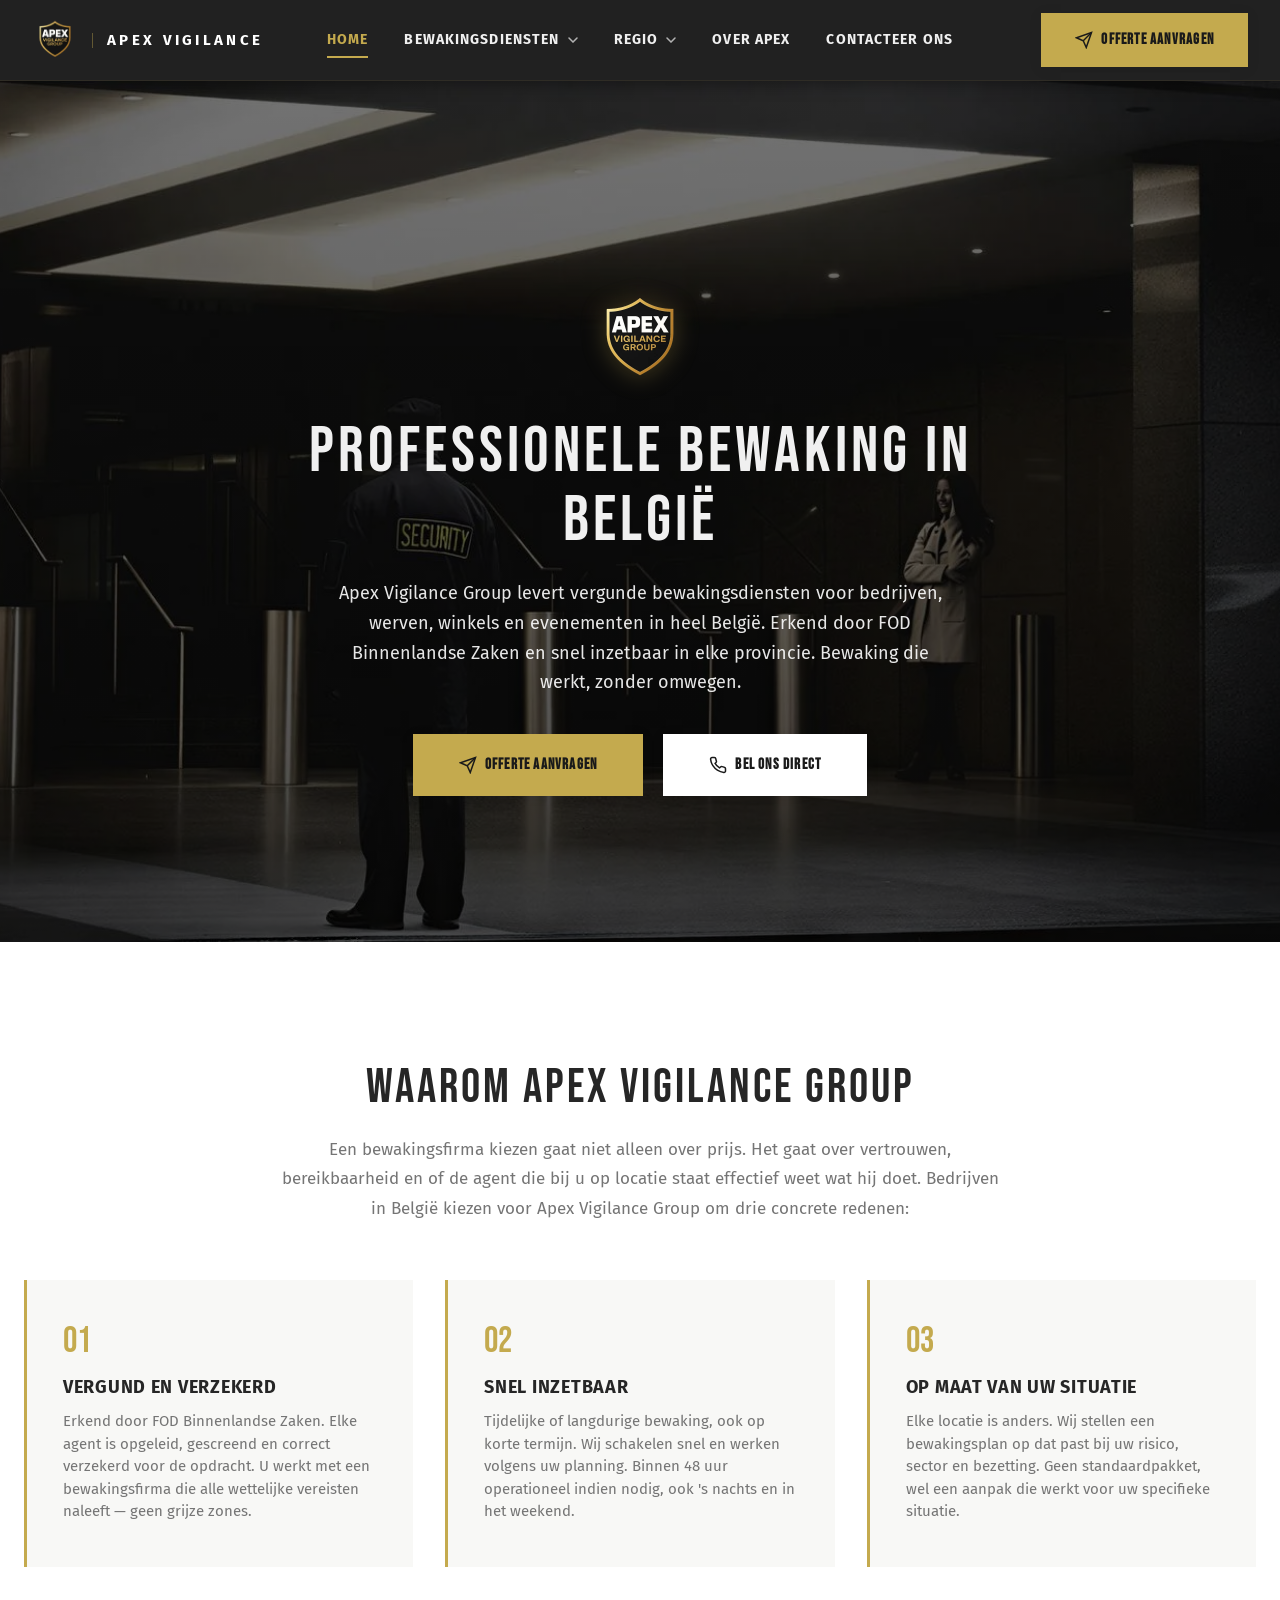
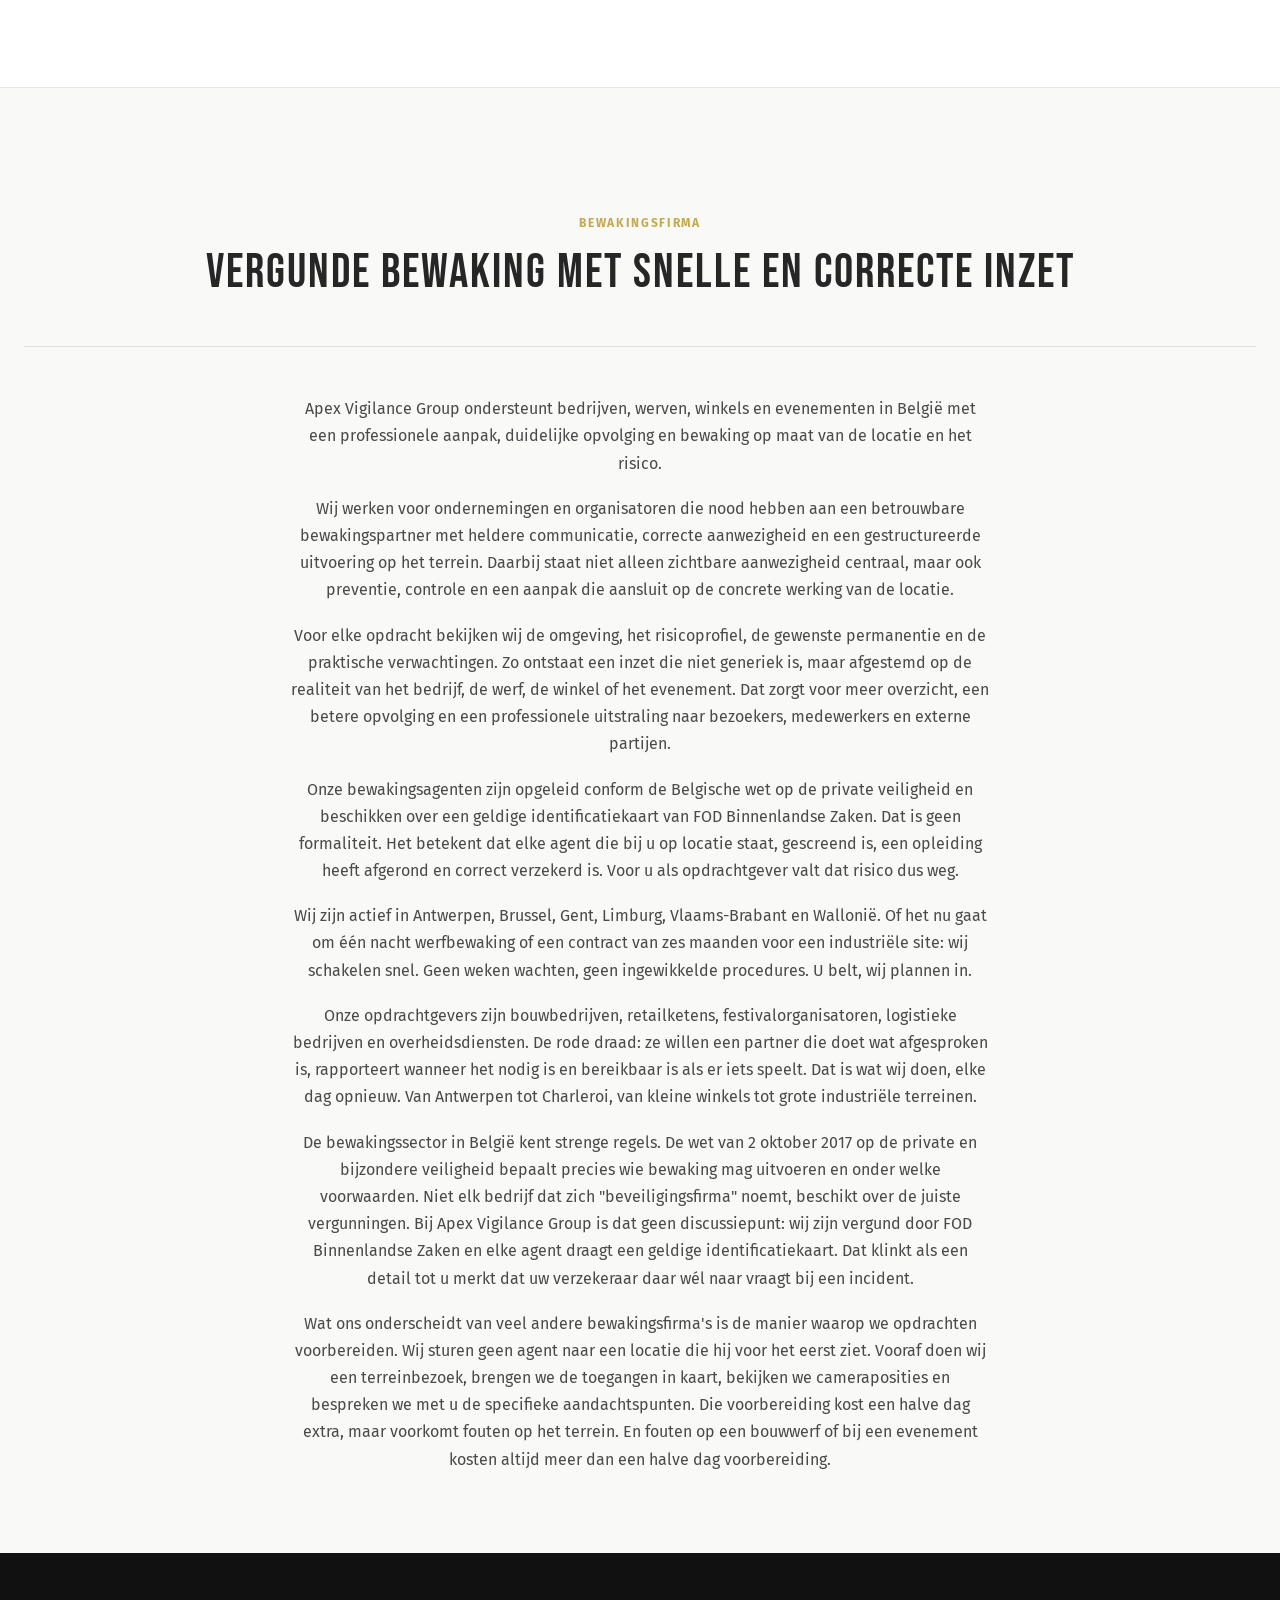
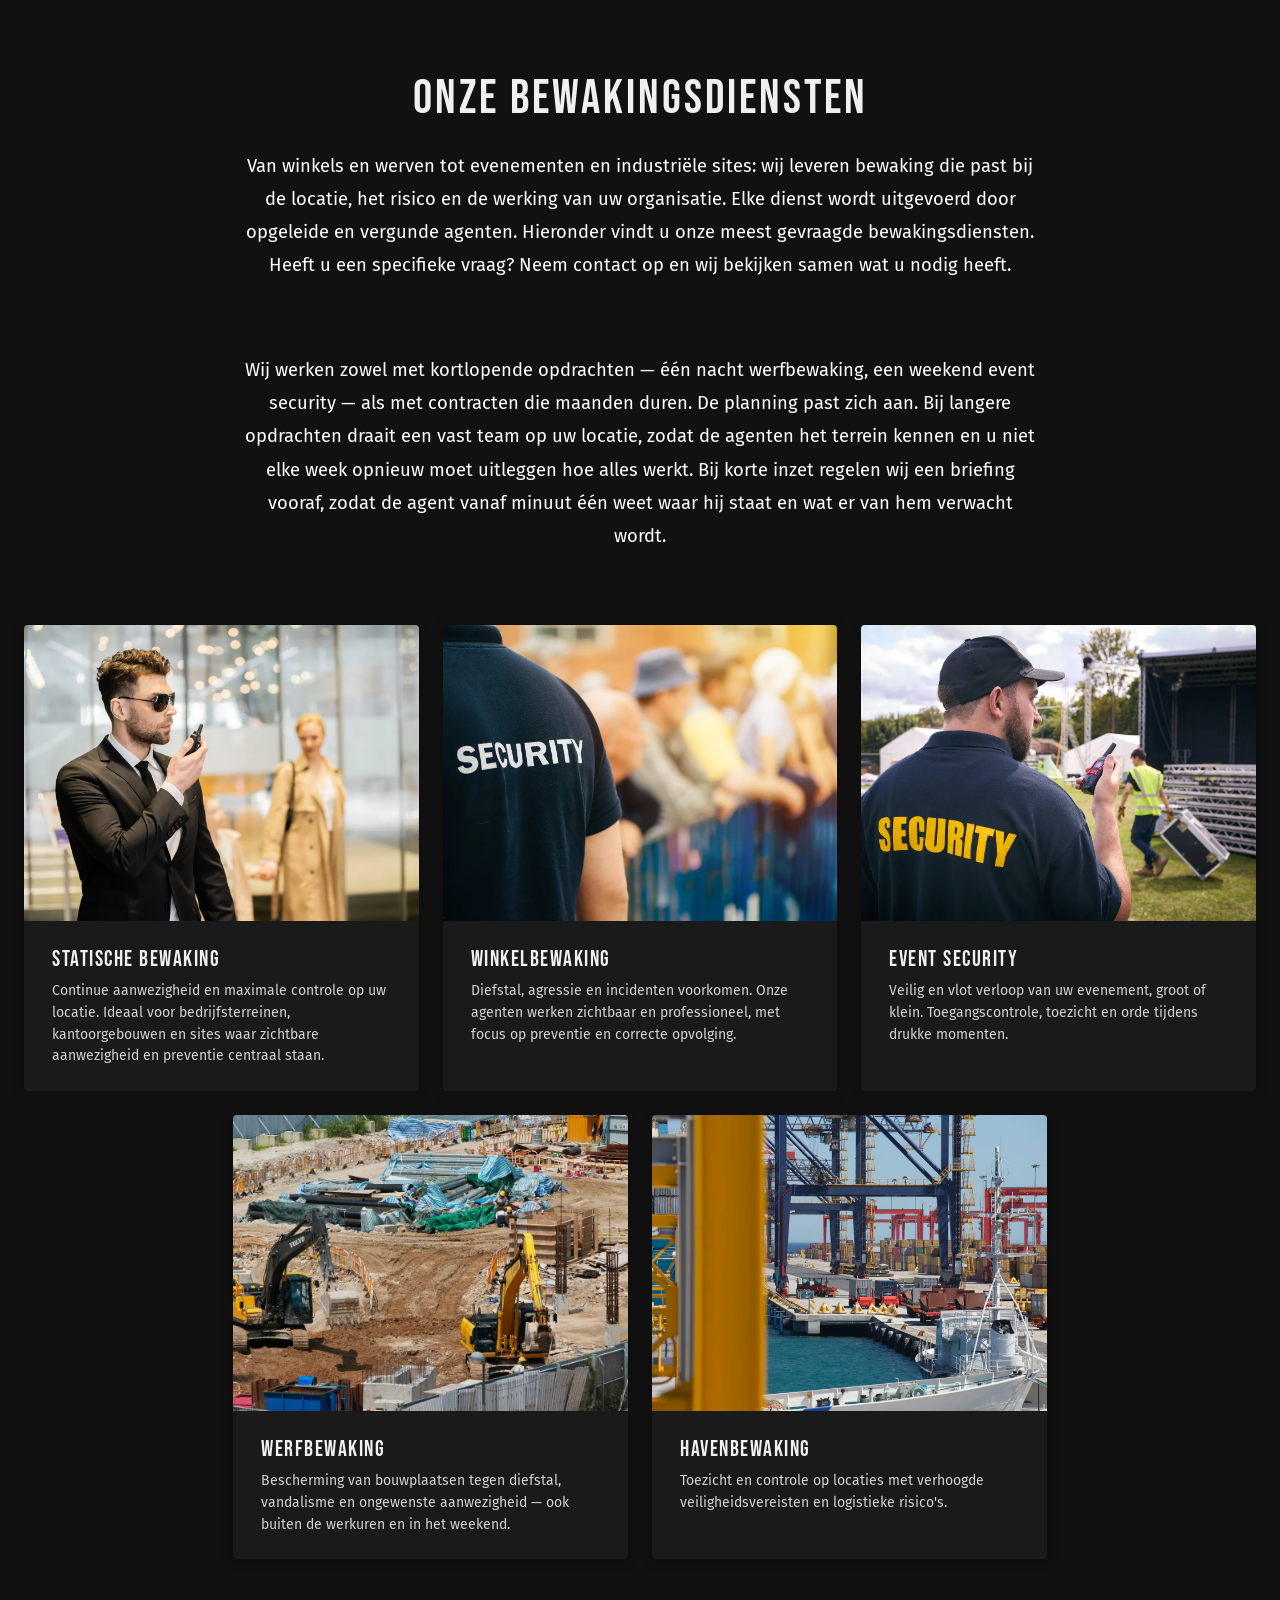
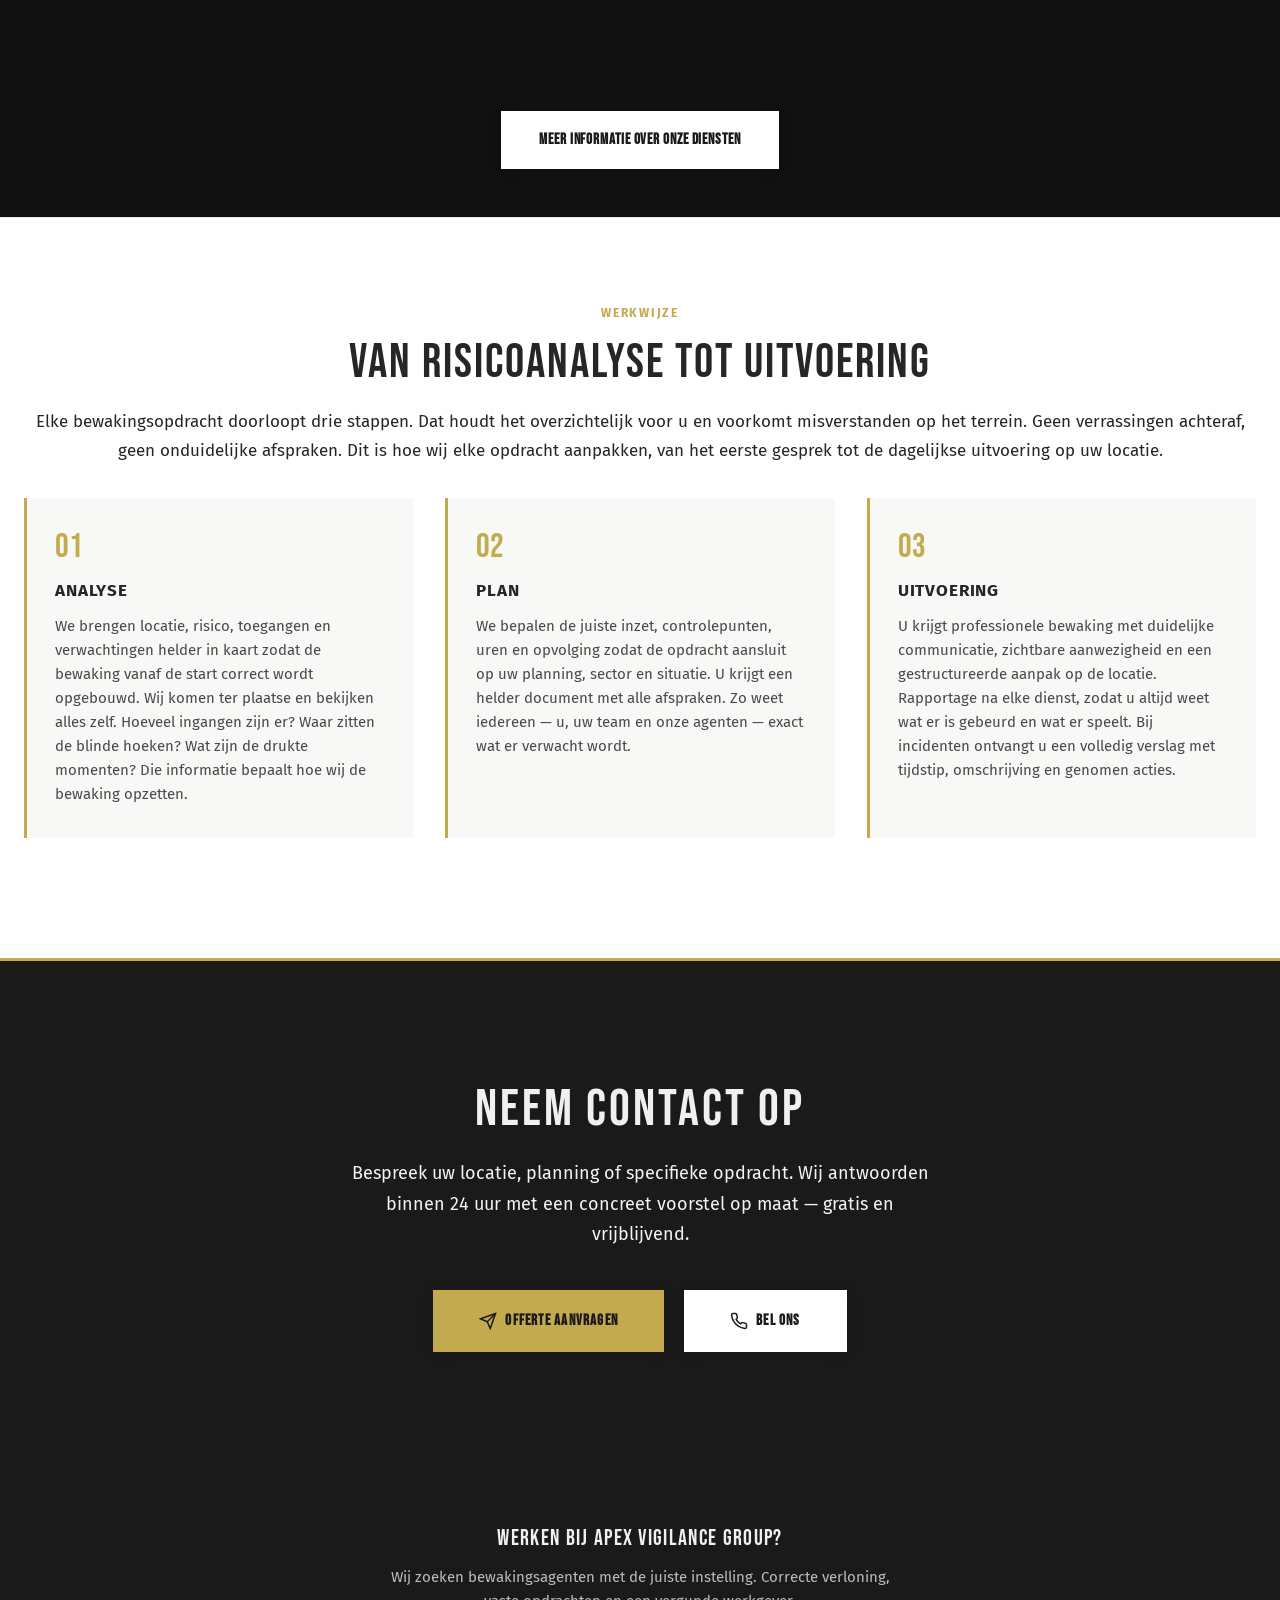
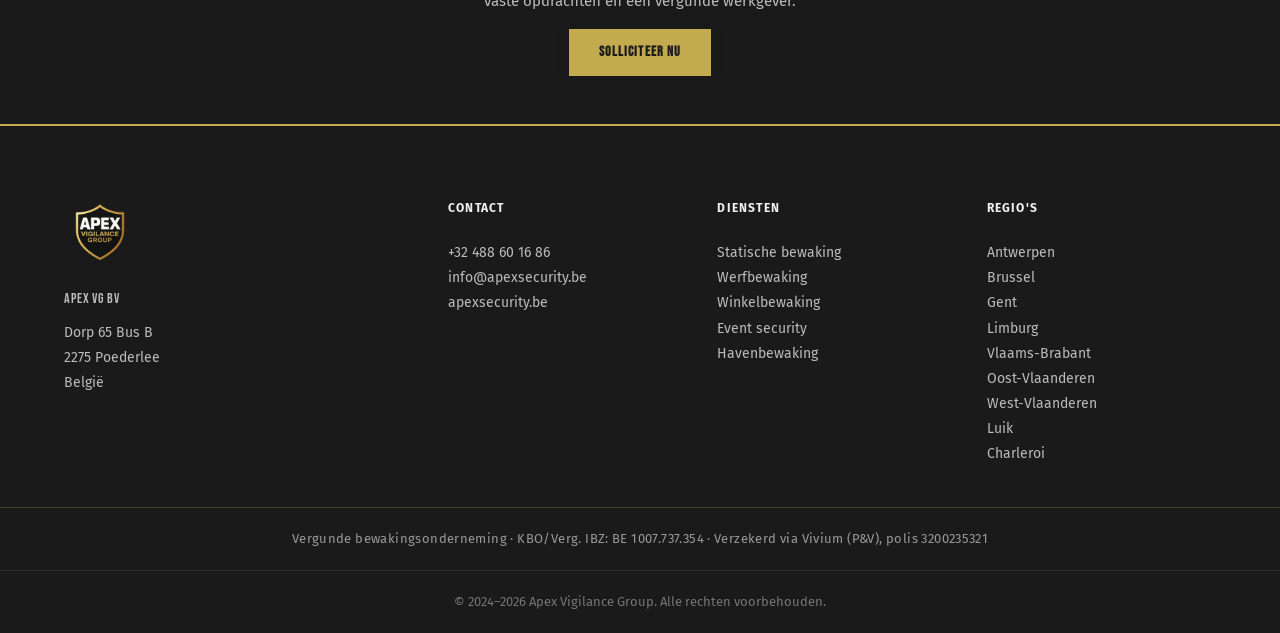
<file: index.html>
<!DOCTYPE html>
<html lang="nl">
<head>
  <meta charset="utf-8">
  <meta name="viewport" content="width=device-width, initial-scale=1">
  <title>Bewakingsfirma België | Bewaking 24/7 – Apex Vigilance</title>


  <meta name="description" content="Apex Vigilance Group biedt vergunde bewaking in heel België. Statische bewaking, werfbewaking, event security en winkelbewaking. Vraag uw offerte aan.">
  <meta name="robots" content="index, follow">
  <meta property="og:type" content="website">
  <meta property="og:title" content="Bewakingsfirma België | Bewaking 24/7 – Apex Vigilance">
  <meta property="og:description" content="Apex Vigilance Group biedt vergunde bewaking in heel België. Statische bewaking, werfbewaking, event security en winkelbewaking. Vraag uw offerte aan.">
  <meta property="og:url" content="https://apexsecurity.be/">
  <!-- TODO: bij verhuizing naar apexsecurity.be werken deze URLs automatisch -->
  <meta property="og:image" content="https://thenaturelover343-jpg.github.io/Apex/assets/img/logo.webp">
  <meta name="twitter:card" content="summary_large_image">
  <meta name="twitter:title" content="Bewakingsfirma België | Bewaking 24/7 – Apex Vigilance">
  <meta name="twitter:description" content="Apex Vigilance Group biedt vergunde bewaking in heel België. Statische bewaking, werfbewaking, event security en winkelbewaking. Vraag uw offerte aan.">
  <meta name="twitter:image" content="https://thenaturelover343-jpg.github.io/Apex/assets/img/logo.webp">
  <meta name="author" content="Apex Vigilance Group">
  <meta name="geo.region" content="BE">
  <meta name="geo.placename" content="Poederlee, België">
  <link rel="canonical" href="https://apexsecurity.be/">
  <link rel="icon" type="image/webp" href="assets/img/logo-small.webp">
  <link href="https://fonts.googleapis.com/css2?family=Bebas+Neue&family=Fira+Sans:wght@300;400;500;600;700&display=swap" rel="stylesheet">
  <link rel="preload" as="image" href="assets/img/hero.webp">

  <link rel="stylesheet" href="assets/css/style.css?v=20260408t">
  <script type="application/ld+json">
  {
    "@context": "https://schema.org",
    "@type": ["LocalBusiness", "SecurityService"],
    "name": "Apex Vigilance Group",
    "legalName": "APEX VG BV",
    "url": "https://apexsecurity.be/",
    "telephone": "+32488601686",
    "email": "info@apexsecurity.be",
    "foundingDate": "2024",
    "dateModified": "2026-04-08",
    "description": "Belgisch beveiligingsbedrijf gespecialiseerd in statische bewaking, winkelbewaking, event security, werfbewaking en havenbewaking. Vergund door FOD Binnenlandse Zaken.",
    "identifier": {
      "@type": "PropertyValue",
      "propertyID": "BE Enterprise Number",
      "value": "1007.737.354"
    },
    "address": {
      "@type": "PostalAddress",
      "streetAddress": "Dorp 65 Bus B",
      "postalCode": "2275",
      "addressLocality": "Poederlee",
      "addressCountry": "BE"
    },
    "areaServed": {
      "@type": "Country",
      "name": "Belgium"
    },
    "hasOfferCatalog": {
      "@type": "OfferCatalog",
      "name": "Bewakingsdiensten",
      "itemListElement": [
        {"@type": "Offer", "itemOffered": {"@type": "Service", "name": "Statische bewaking"}},
        {"@type": "Offer", "itemOffered": {"@type": "Service", "name": "Winkelbewaking"}},
        {"@type": "Offer", "itemOffered": {"@type": "Service", "name": "Event security"}},
        {"@type": "Offer", "itemOffered": {"@type": "Service", "name": "Werfbewaking"}},
        {"@type": "Offer", "itemOffered": {"@type": "Service", "name": "Havenbewaking"}},
        {"@type": "Offer", "itemOffered": {"@type": "Service", "name": "Industriële bewaking"}},
        {"@type": "Offer", "itemOffered": {"@type": "Service", "name": "Receptie en toegangscontrole"}}
      ]
    },
    "openingHoursSpecification": {
      "@type": "OpeningHoursSpecification",
      "dayOfWeek": ["Monday", "Tuesday", "Wednesday", "Thursday", "Friday", "Saturday", "Sunday"],
      "opens": "00:00",
      "closes": "23:59"
    },
    "logo": "https://apexsecurity.be/assets/img/logo.webp",
    "image": "https://apexsecurity.be/assets/img/hero.webp",
    "sameAs": []
  }
  </script>
  <noscript><style>.fade-in{opacity:1!important;transform:none!important}</style></noscript>
</head>
<body>

  <a href="#main-content" class="skip-link">Ga naar inhoud</a>

  <!-- HEADER -->
  <header class="site-header">
    <div class="header-inner">
      <a href="./" class="logo-link">
        <img src="assets/img/logo-small.webp" alt="" class="header-logo" width="200" height="200">
        <span class="nav-brand">APEX VIGILANCE</span>
      </a>
      <button class="mobile-menu-btn" aria-label="Menu openen" aria-expanded="false" id="menuBtn">
        <span></span><span></span><span></span>
      </button>
      <nav class="main-nav" id="mainNav">
        <ul>
          <li><a href="./" class="active">Home</a></li>
          <li class="has-sub">
            <a href="diensten/">Bewakingsdiensten <svg class="nav-chevron" aria-hidden="true" viewBox="0 0 10 6" width="10" height="6"><path d="M1 1l4 4 4-4" stroke="currentColor" stroke-width="1.5" fill="none" stroke-linecap="round"/></svg></a>
            <ul class="sub-menu">
              <li><a href="diensten/statische-bewaking">Statische bewaking</a></li>
              <li><a href="diensten/werfbewaking">Werfbewaking</a></li>
              <li><a href="diensten/winkelbewaking">Winkelbewaking</a></li>
              <li><a href="diensten/event-security">Event security</a></li>
              <li><a href="diensten/havenbewaking">Havenbewaking</a></li>
              <li><a href="diensten/industriele-bewaking">Industriële bewaking</a></li>
              <li><a href="diensten/logistieke-bewaking">Logistieke bewaking</a></li>
              <li><a href="diensten/receptie-en-toegangscontrole">Receptie en toegangscontrole</a></li>
              <li><a href="diensten/tijdelijke-bewaking">Tijdelijke bewaking</a></li>
            </ul>
          </li>
          <li class="has-sub">
            <a href="regio/">Regio <svg class="nav-chevron" aria-hidden="true" viewBox="0 0 10 6" width="10" height="6"><path d="M1 1l4 4 4-4" stroke="currentColor" stroke-width="1.5" fill="none" stroke-linecap="round"/></svg></a>
            <ul class="sub-menu">
              <li><a href="regio/bewakingsfirma-antwerpen">Bewakingsfirma Antwerpen</a></li>
              <li><a href="regio/bewakingsfirma-brussel">Bewakingsfirma Brussel</a></li>
              <li><a href="regio/bewakingsfirma-gent">Bewakingsfirma Gent</a></li>
              <li><a href="regio/bewakingsfirma-limburg">Bewakingsfirma Limburg</a></li>
              <li><a href="regio/bewakingsfirma-vlaams-brabant">Bewakingsfirma Vlaams-Brabant</a></li>
              <li><a href="regio/bewakingsfirma-oost-vlaanderen">Bewakingsfirma Oost-Vlaanderen</a></li>
              <li><a href="regio/bewakingsfirma-west-vlaanderen">Bewakingsfirma West-Vlaanderen</a></li>
              <li><a href="regio/bewakingsfirma-luik">Bewakingsfirma Luik</a></li>
              <li><a href="regio/bewakingsfirma-charleroi">Bewakingsfirma Charleroi</a></li>
            </ul>
          </li>
          <li><a href="over-apex">Over Apex</a></li>
          <li><a href="contacteerons">Contacteer ons</a></li>
        </ul>
      </nav>
      <a href="contacteerons" class="nav-cta"><svg aria-hidden="true" viewBox="0 0 24 24" style="width:18px;height:18px;fill:none;stroke:currentColor;stroke-width:2"><line x1="22" y1="2" x2="11" y2="13"/><polygon points="22 2 15 22 11 13 2 9 22 2"/></svg>Offerte aanvragen</a>
    </div>
  </header>

  <main id="main-content">

  <!-- HERO -->
  <!-- HERO: full-bleed dark photography, BMW-style cinematic -->
  <section class="hero">
    <div class="hero-overlay"></div>
    <div class="hero-inner">
      <div class="hero-content">
        <img src="assets/img/logo.webp" alt="Apex Vigilance Group" class="hero-logo" width="400" height="400" fetchpriority="high">
        <h1>PROFESSIONELE BEWAKING IN BELGIË</h1>
        <p class="hero-sub">Apex Vigilance Group levert vergunde bewakingsdiensten voor bedrijven, werven, winkels en evenementen in heel België. Erkend door FOD Binnenlandse Zaken en snel inzetbaar in elke provincie. Bewaking die werkt, zonder omwegen.</p>
        <div class="hero-actions">
          <a href="contacteerons" class="btn btn-primary"><svg aria-hidden="true" viewBox="0 0 24 24" style="width:18px;height:18px;fill:none;stroke:currentColor;stroke-width:2"><line x1="22" y1="2" x2="11" y2="13"/><polygon points="22 2 15 22 11 13 2 9 22 2"/></svg>Offerte aanvragen</a>
          <a href="tel:+32488601686" class="btn btn-white"><svg aria-hidden="true" viewBox="0 0 24 24" style="width:18px;height:18px;fill:none;stroke:currentColor;stroke-width:2"><path d="M22 16.92v3a2 2 0 0 1-2.18 2 19.79 19.79 0 0 1-8.63-3.07 19.5 19.5 0 0 1-6-6 19.79 19.79 0 0 1-3.07-8.67A2 2 0 0 1 4.11 2h3a2 2 0 0 1 2 1.72c.127.96.361 1.903.7 2.81a2 2 0 0 1-.45 2.11L8.09 9.91a16 16 0 0 0 6 6l1.27-1.27a2 2 0 0 1 2.11-.45c.907.339 1.85.573 2.81.7A2 2 0 0 1 22 16.92z"/></svg>Bel ons direct</a>
        </div>
      </div>
    </div>
  </section>

  <!-- WAAROM APEX -->
  <!-- WAAROM: white section, showroom contrast -->
  <section class="waarom">
    <div class="container">
      <h2>WAAROM APEX VIGILANCE GROUP</h2>
      <p class="waarom-intro">Een bewakingsfirma kiezen gaat niet alleen over prijs. Het gaat over vertrouwen, bereikbaarheid en of de agent die bij u op locatie staat effectief weet wat hij doet. Bedrijven in België kiezen voor Apex Vigilance Group om drie concrete redenen:</p>
      <div class="why-grid">
        <div class="why-card">
          <span class="why-num">01</span>
          <h3>Vergund en verzekerd</h3>
          <p>Erkend door FOD Binnenlandse Zaken. Elke agent is opgeleid, gescreend en correct verzekerd voor de opdracht. U werkt met een bewakingsfirma die alle wettelijke vereisten naleeft — geen grijze zones.</p>
        </div>
        <div class="why-card">
          <span class="why-num">02</span>
          <h3>Snel inzetbaar</h3>
          <p>Tijdelijke of langdurige bewaking, ook op korte termijn. Wij schakelen snel en werken volgens uw planning. Binnen 48 uur operationeel indien nodig, ook 's nachts en in het weekend.</p>
        </div>
        <div class="why-card">
          <span class="why-num">03</span>
          <h3>Op maat van uw situatie</h3>
          <p>Elke locatie is anders. Wij stellen een bewakingsplan op dat past bij uw risico, sector en bezetting. Geen standaardpakket, wel een aanpak die werkt voor uw specifieke situatie.</p>
        </div>
      </div>
    </div>
  </section>

  <!-- POSITIONING -->
  <section class="positioning-section fade-in">
    <div class="container">
      <div class="positioning-intro text-center">
        <span class="section-kicker">Bewakingsfirma</span>
        <h2>Vergunde bewaking met snelle en correcte inzet</h2>
      </div>
      <div class="positioning-copy centered">
          <p>Apex Vigilance Group ondersteunt bedrijven, werven, winkels en evenementen in België met een professionele aanpak, duidelijke opvolging en bewaking op maat van de locatie en het risico.</p>
          <p>Wij werken voor ondernemingen en organisatoren die nood hebben aan een betrouwbare bewakingspartner met heldere communicatie, correcte aanwezigheid en een gestructureerde uitvoering op het terrein. Daarbij staat niet alleen zichtbare aanwezigheid centraal, maar ook preventie, controle en een aanpak die aansluit op de concrete werking van de locatie.</p>
          <p>Voor elke opdracht bekijken wij de omgeving, het risicoprofiel, de gewenste permanentie en de praktische verwachtingen. Zo ontstaat een inzet die niet generiek is, maar afgestemd op de realiteit van het bedrijf, de werf, de winkel of het evenement. Dat zorgt voor meer overzicht, een betere opvolging en een professionele uitstraling naar bezoekers, medewerkers en externe partijen.</p>
          <p>Onze bewakingsagenten zijn opgeleid conform de Belgische wet op de private veiligheid en beschikken over een geldige identificatiekaart van FOD Binnenlandse Zaken. Dat is geen formaliteit. Het betekent dat elke agent die bij u op locatie staat, gescreend is, een opleiding heeft afgerond en correct verzekerd is. Voor u als opdrachtgever valt dat risico dus weg.</p>
          <p>Wij zijn actief in Antwerpen, Brussel, Gent, Limburg, Vlaams-Brabant en Wallonië. Of het nu gaat om één nacht werfbewaking of een contract van zes maanden voor een industriële site: wij schakelen snel. Geen weken wachten, geen ingewikkelde procedures. U belt, wij plannen in.</p>
          <p>Onze opdrachtgevers zijn bouwbedrijven, retailketens, festivalorganisatoren, logistieke bedrijven en overheidsdiensten. De rode draad: ze willen een partner die doet wat afgesproken is, rapporteert wanneer het nodig is en bereikbaar is als er iets speelt. Dat is wat wij doen, elke dag opnieuw. Van Antwerpen tot Charleroi, van kleine winkels tot grote industriële terreinen.</p>
          <p>De bewakingssector in België kent strenge regels. De wet van 2 oktober 2017 op de private en bijzondere veiligheid bepaalt precies wie bewaking mag uitvoeren en onder welke voorwaarden. Niet elk bedrijf dat zich "beveiligingsfirma" noemt, beschikt over de juiste vergunningen. Bij Apex Vigilance Group is dat geen discussiepunt: wij zijn vergund door FOD Binnenlandse Zaken en elke agent draagt een geldige identificatiekaart. Dat klinkt als een detail tot u merkt dat uw verzekeraar daar wél naar vraagt bij een incident.</p>
          <p>Wat ons onderscheidt van veel andere bewakingsfirma's is de manier waarop we opdrachten voorbereiden. Wij sturen geen agent naar een locatie die hij voor het eerst ziet. Vooraf doen wij een terreinbezoek, brengen we de toegangen in kaart, bekijken we cameraposities en bespreken we met u de specifieke aandachtspunten. Die voorbereiding kost een halve dag extra, maar voorkomt fouten op het terrein. En fouten op een bouwwerf of bij een evenement kosten altijd meer dan een halve dag voorbereiding.</p>
      </div>
    </div>
  </section>

  <!-- DIENSTEN -->
  <section class="diensten fade-in">
    <div class="container">
      <h2>ONZE BEWAKINGSDIENSTEN</h2>
      <p class="diensten-intro">Van winkels en werven tot evenementen en industriële sites: wij leveren bewaking die past bij de locatie, het risico en de werking van uw organisatie. Elke dienst wordt uitgevoerd door opgeleide en vergunde agenten. Hieronder vindt u onze meest gevraagde bewakingsdiensten. Heeft u een specifieke vraag? Neem contact op en wij bekijken samen wat u nodig heeft.</p>
      <p class="diensten-intro">Wij werken zowel met kortlopende opdrachten — één nacht werfbewaking, een weekend event security — als met contracten die maanden duren. De planning past zich aan. Bij langere opdrachten draait een vast team op uw locatie, zodat de agenten het terrein kennen en u niet elke week opnieuw moet uitleggen hoe alles werkt. Bij korte inzet regelen wij een briefing vooraf, zodat de agent vanaf minuut één weet waar hij staat en wat er van hem verwacht wordt.</p>
      <div class="diensten-grid">

        <a href="diensten/statische-bewaking" class="dienst-card">
          <div class="dienst-img">
            <img src="assets/img/statische-bewaking.webp" alt="Statische bewaking" loading="lazy" width="1600" height="1067">
          </div>
          <div class="dienst-text">
            <h3>Statische bewaking</h3>
            <p>Continue aanwezigheid en maximale controle op uw locatie. Ideaal voor bedrijfsterreinen, kantoorgebouwen en sites waar zichtbare aanwezigheid en preventie centraal staan.</p>
          </div>
        </a>

        <a href="diensten/winkelbewaking" class="dienst-card">
          <div class="dienst-img">
            <img src="assets/img/winkelbewaking.webp" alt="Winkelbewaking" loading="lazy" width="1600" height="1069">
          </div>
          <div class="dienst-text">
            <h3>Winkelbewaking</h3>
            <p>Diefstal, agressie en incidenten voorkomen. Onze agenten werken zichtbaar en professioneel, met focus op preventie en correcte opvolging.</p>
          </div>
        </a>

        <a href="diensten/event-security" class="dienst-card">
          <div class="dienst-img">
            <img src="assets/img/event-security.webp" alt="Event security" loading="lazy" width="1600" height="900">
          </div>
          <div class="dienst-text">
            <h3>Event security</h3>
            <p>Veilig en vlot verloop van uw evenement, groot of klein. Toegangscontrole, toezicht en orde tijdens drukke momenten.</p>
          </div>
        </a>

        <a href="diensten/werfbewaking" class="dienst-card">
          <div class="dienst-img">
            <img src="assets/img/werfbewaking.webp" alt="Werfbewaking" loading="lazy" width="1400" height="738">
          </div>
          <div class="dienst-text">
            <h3>Werfbewaking</h3>
            <p>Bescherming van bouwplaatsen tegen diefstal, vandalisme en ongewenste aanwezigheid — ook buiten de werkuren en in het weekend.</p>
          </div>
        </a>

        <a href="diensten/havenbewaking" class="dienst-card">
          <div class="dienst-img">
            <img src="assets/img/havenbewaking.webp" alt="Havenbewaking" loading="lazy" width="1600" height="1067">
          </div>
          <div class="dienst-text">
            <h3>Havenbewaking</h3>
            <p>Toezicht en controle op locaties met verhoogde veiligheidsvereisten en logistieke risico's.</p>
          </div>
        </a>

      </div>
    </div>
  </section>

  <div class="diensten-cta-wrap fade-in">
    <a href="diensten/" class="btn btn-white">Meer informatie over onze diensten</a>
  </div>

  <!-- WERKWIJZE -->
  <section class="approach-section fade-in">
    <div class="container">
      <div class="approach-header compact">
        <span class="section-kicker">Werkwijze</span>
        <h2>Van risicoanalyse tot uitvoering</h2>
        <p>Elke bewakingsopdracht doorloopt drie stappen. Dat houdt het overzichtelijk voor u en voorkomt misverstanden op het terrein. Geen verrassingen achteraf, geen onduidelijke afspraken. Dit is hoe wij elke opdracht aanpakken, van het eerste gesprek tot de dagelijkse uitvoering op uw locatie.</p>
      </div>
      <div class="approach-grid compact-cards">
        <article class="approach-card">
          <span class="approach-step">01</span>
          <h3>Analyse</h3>
          <p>We brengen locatie, risico, toegangen en verwachtingen helder in kaart zodat de bewaking vanaf de start correct wordt opgebouwd. Wij komen ter plaatse en bekijken alles zelf. Hoeveel ingangen zijn er? Waar zitten de blinde hoeken? Wat zijn de drukte momenten? Die informatie bepaalt hoe wij de bewaking opzetten.</p>
        </article>
        <article class="approach-card">
          <span class="approach-step">02</span>
          <h3>Plan</h3>
          <p>We bepalen de juiste inzet, controlepunten, uren en opvolging zodat de opdracht aansluit op uw planning, sector en situatie. U krijgt een helder document met alle afspraken. Zo weet iedereen — u, uw team en onze agenten — exact wat er verwacht wordt.</p>
        </article>
        <article class="approach-card">
          <span class="approach-step">03</span>
          <h3>Uitvoering</h3>
          <p>U krijgt professionele bewaking met duidelijke communicatie, zichtbare aanwezigheid en een gestructureerde aanpak op de locatie. Rapportage na elke dienst, zodat u altijd weet wat er is gebeurd en wat er speelt. Bij incidenten ontvangt u een volledig verslag met tijdstip, omschrijving en genomen acties.</p>
        </article>
      </div>
    </div>
  </section>

  <!-- CTA -->
  <section class="cta-section">
    <div class="container">
      <h2>NEEM CONTACT OP</h2>
      <p>Bespreek uw locatie, planning of specifieke opdracht. Wij antwoorden binnen 24 uur met een concreet voorstel op maat — gratis en vrijblijvend.</p>
      <div class="cta-actions">
        <a href="contacteerons" class="btn btn-primary"><svg aria-hidden="true" viewBox="0 0 24 24" style="width:18px;height:18px;fill:none;stroke:currentColor;stroke-width:2"><line x1="22" y1="2" x2="11" y2="13"/><polygon points="22 2 15 22 11 13 2 9 22 2"/></svg>Offerte aanvragen</a>
        <a href="tel:+32488601686" class="btn btn-white"><svg aria-hidden="true" viewBox="0 0 24 24" style="width:18px;height:18px;fill:none;stroke:currentColor;stroke-width:2"><path d="M22 16.92v3a2 2 0 0 1-2.18 2 19.79 19.79 0 0 1-8.63-3.07 19.5 19.5 0 0 1-6-6 19.79 19.79 0 0 1-3.07-8.67A2 2 0 0 1 4.11 2h3a2 2 0 0 1 2 1.72c.127.96.361 1.903.7 2.81a2 2 0 0 1-.45 2.11L8.09 9.91a16 16 0 0 0 6 6l1.27-1.27a2 2 0 0 1 2.11-.45c.907.339 1.85.573 2.81.7A2 2 0 0 1 22 16.92z"/></svg>Bel ons</a>
      </div>
    </div>
  </section>

  <!-- RECRUITMENT -->
  <section class="recruitment-section fade-in">
    <div class="container">
      <p class="recruitment-label">Werken bij Apex Vigilance Group?</p>
      <p class="recruitment-copy">Wij zoeken bewakingsagenten met de juiste instelling. Correcte verloning, vaste opdrachten en een vergunde werkgever.</p>
      <a href="mailto:info@apexsecurity.be?subject=Sollicitatie%20bij%20Apex%20Vigilance%20Group" class="btn btn-primary btn-sm">Solliciteer nu</a>
    </div>
  </section>

  </main>

  <!-- FOOTER -->
  <footer class="site-footer">
    <div class="footer-inner">
      <div class="footer-col">
        <img src="assets/img/logo-small.webp" alt="Apex Vigilance Group" class="footer-logo" width="200" height="200">
        <p class="footer-company">Apex VG BV</p>
        <p>Dorp 65 Bus B<br>2275 Poederlee<br>België</p>
      </div>
      <div class="footer-col">
        <p class="footer-title">Contact</p>
        <p><a href="tel:+32488601686">+32 488 60 16 86</a></p>
        <p><a href="mailto:info@apexsecurity.be">info@apexsecurity.be</a></p>
        <p><a href="https://apexsecurity.be" target="_blank" rel="noopener">apexsecurity.be</a></p>
      </div>
      <div class="footer-col">
        <p class="footer-title">Diensten</p>
        <ul>
          <li><a href="diensten/statische-bewaking">Statische bewaking</a></li>
          <li><a href="diensten/werfbewaking">Werfbewaking</a></li>
          <li><a href="diensten/winkelbewaking">Winkelbewaking</a></li>
          <li><a href="diensten/event-security">Event security</a></li>
          <li><a href="diensten/havenbewaking">Havenbewaking</a></li>
        </ul>
      </div>
      <div class="footer-col">
        <p class="footer-title">Regio's</p>
        <ul>
          <li><a href="regio/bewakingsfirma-antwerpen">Antwerpen</a></li>
          <li><a href="regio/bewakingsfirma-brussel">Brussel</a></li>
          <li><a href="regio/bewakingsfirma-gent">Gent</a></li>
          <li><a href="regio/bewakingsfirma-limburg">Limburg</a></li>
          <li><a href="regio/bewakingsfirma-vlaams-brabant">Vlaams-Brabant</a></li>
          <li><a href="regio/bewakingsfirma-oost-vlaanderen">Oost-Vlaanderen</a></li>
          <li><a href="regio/bewakingsfirma-west-vlaanderen">West-Vlaanderen</a></li>
          <li><a href="regio/bewakingsfirma-luik">Luik</a></li>
          <li><a href="regio/bewakingsfirma-charleroi">Charleroi</a></li>
        </ul>
      </div>
    </div>
    <div class="footer-trust">
      <p>Vergunde bewakingsonderneming · KBO/Verg. IBZ: BE 1007.737.354 · Verzekerd via Vivium (P&V), polis 3200235321</p>
    </div>
    <div class="footer-bottom">
      <p>&copy; 2024–2026 Apex Vigilance Group. Alle rechten voorbehouden.</p>
    </div>
  </footer>

  <script src="assets/js/main.js" defer></script>
</body>
</html>
</file>
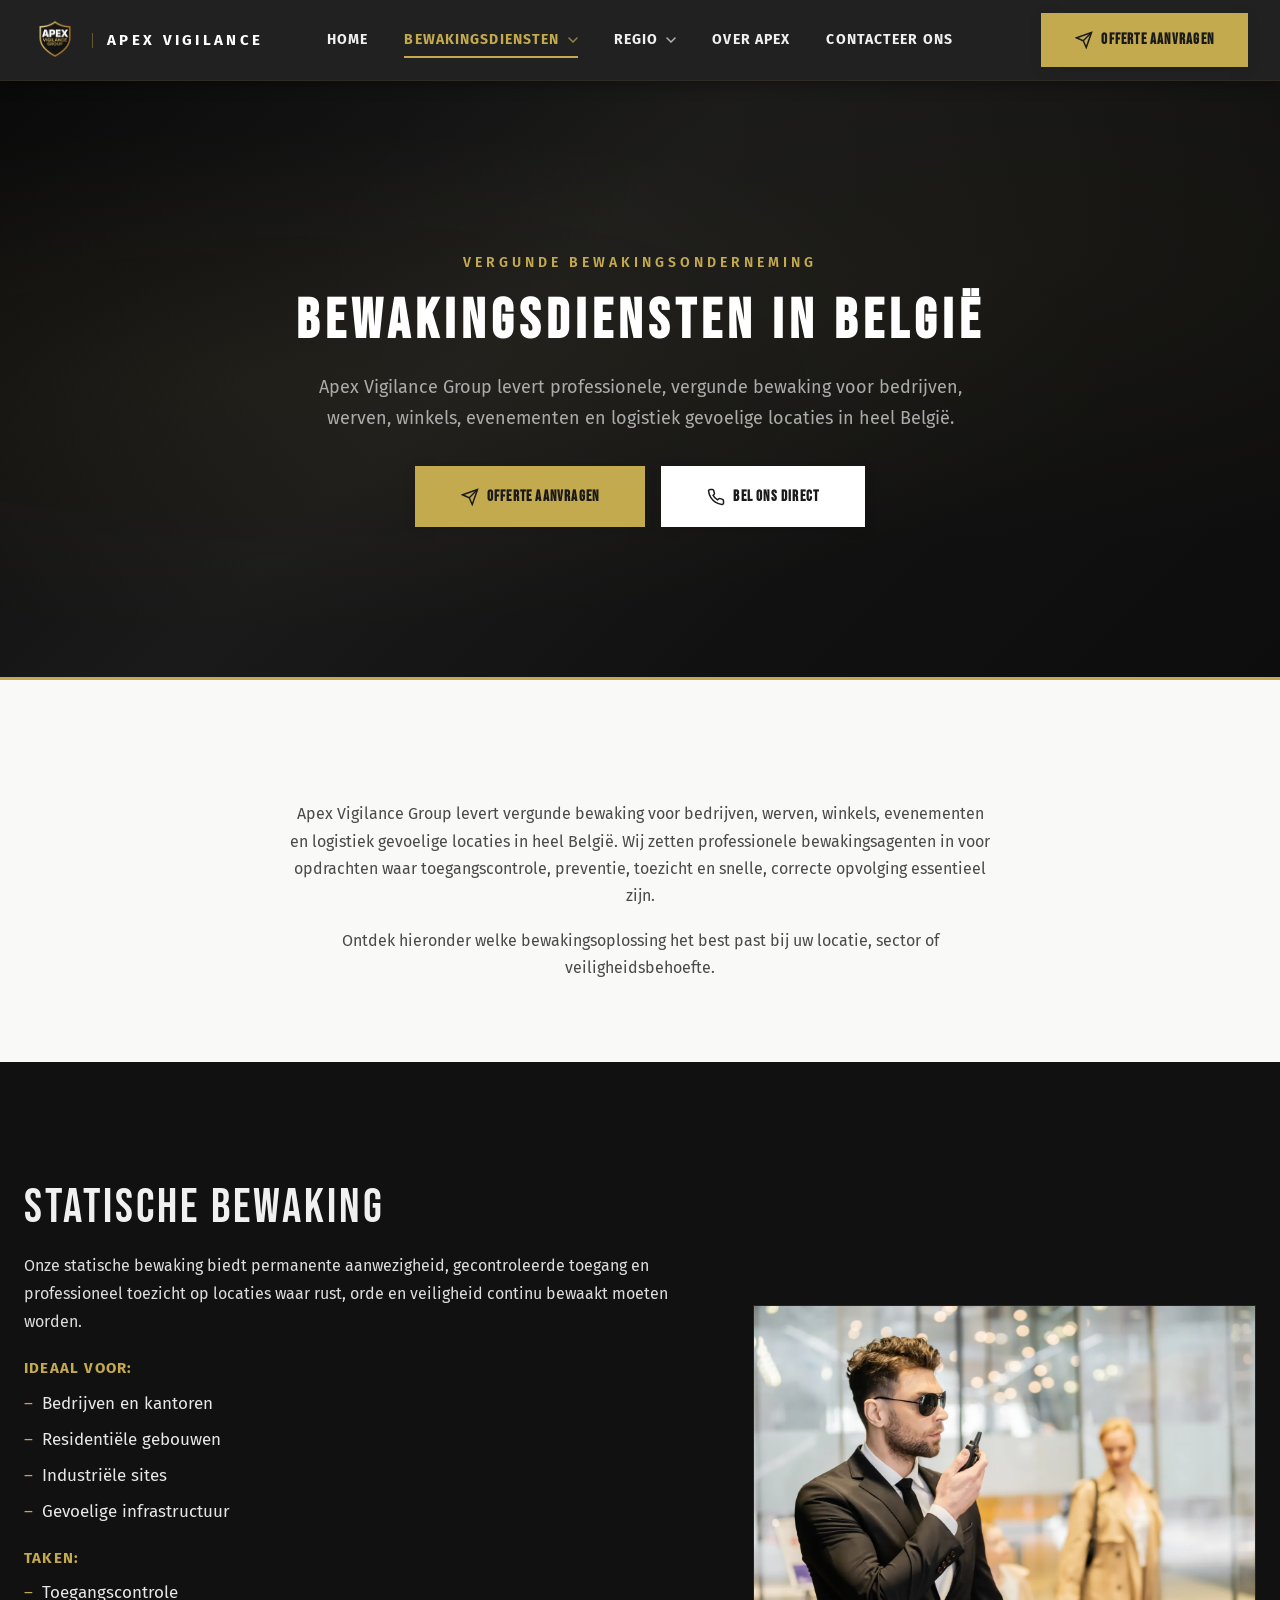
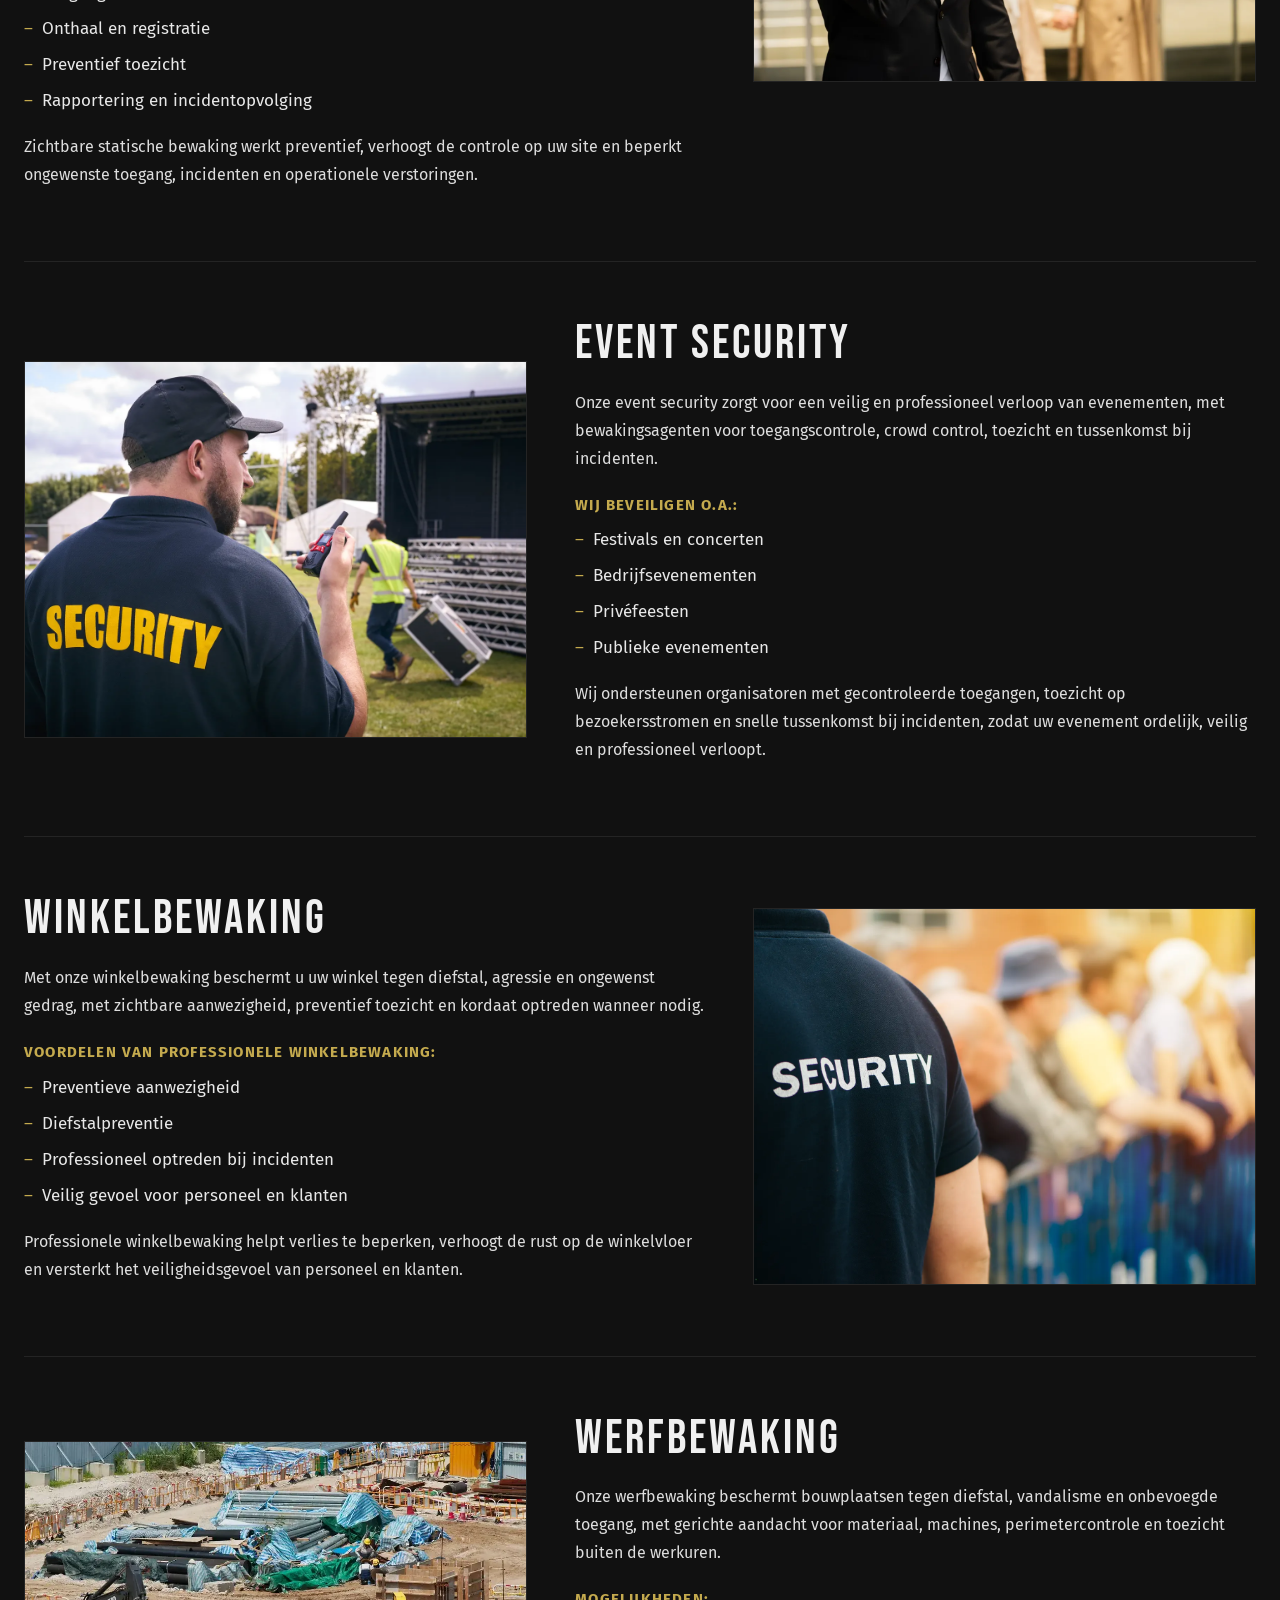
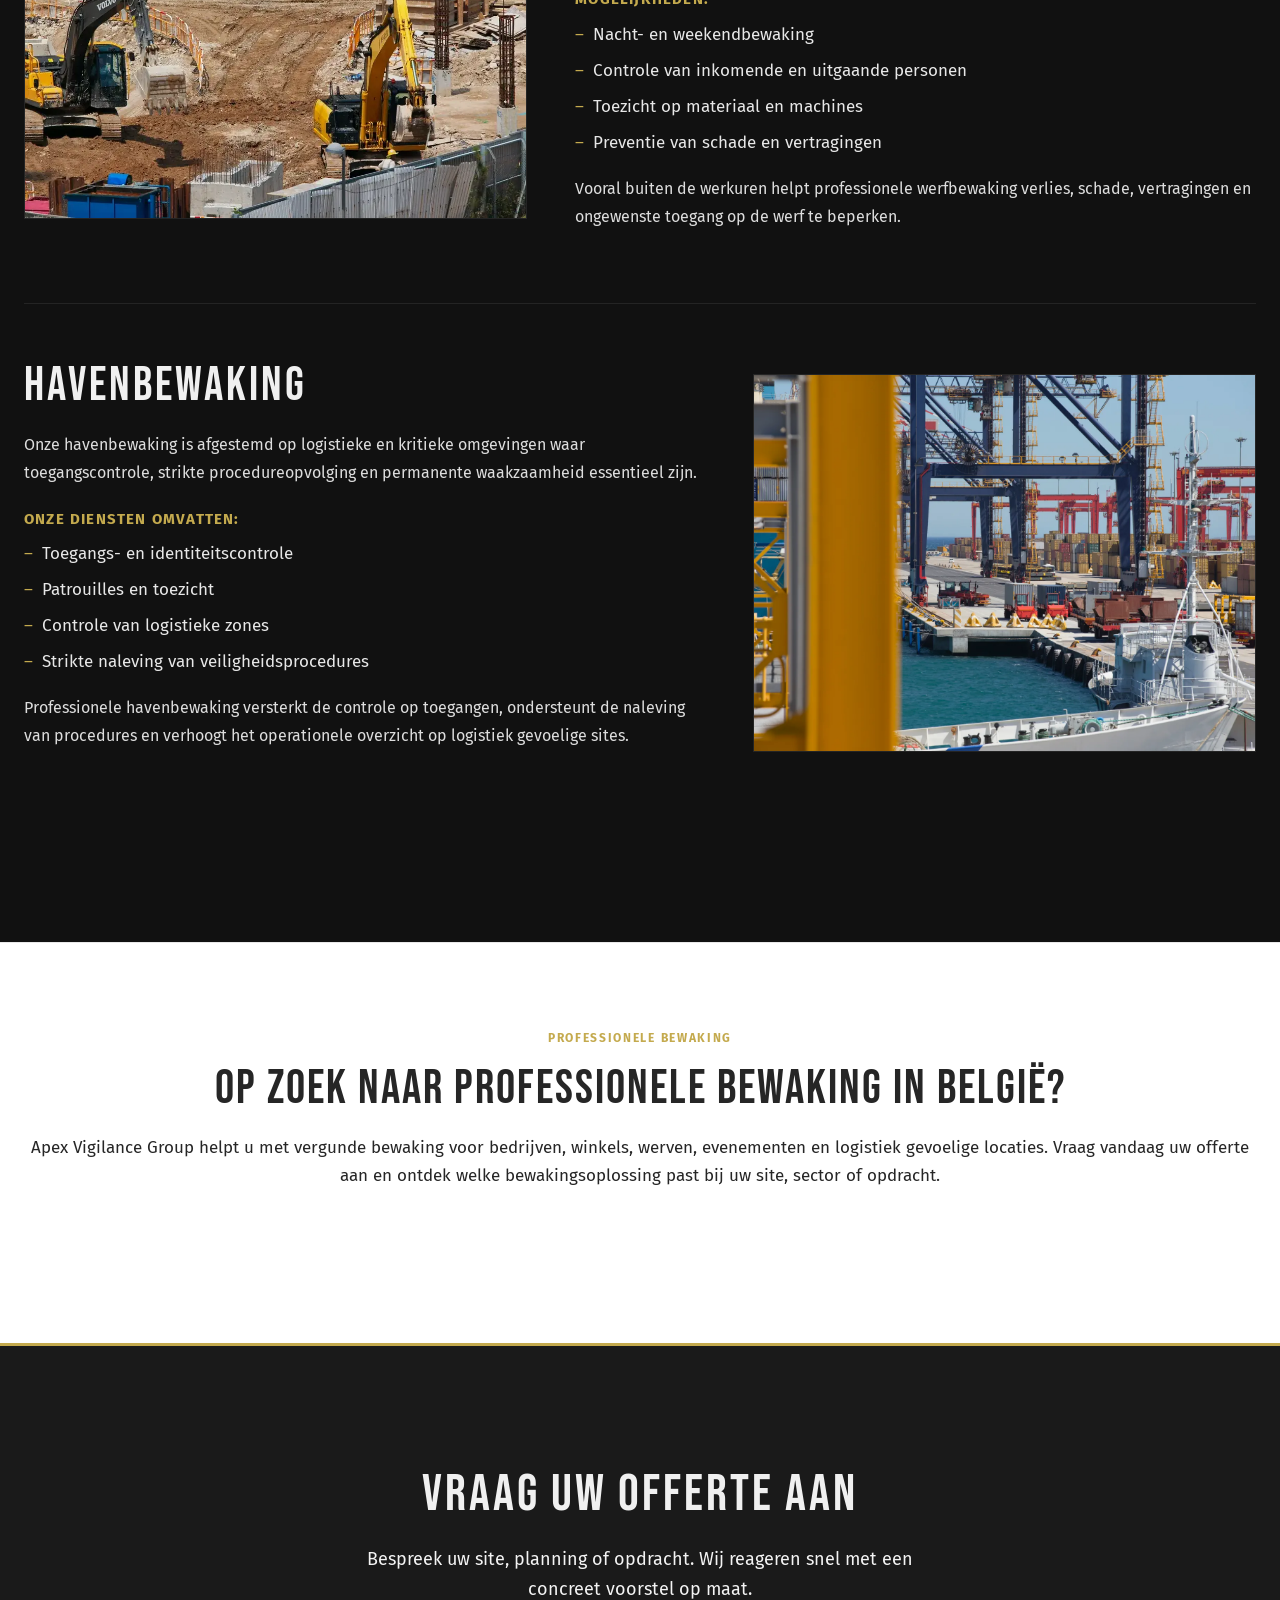
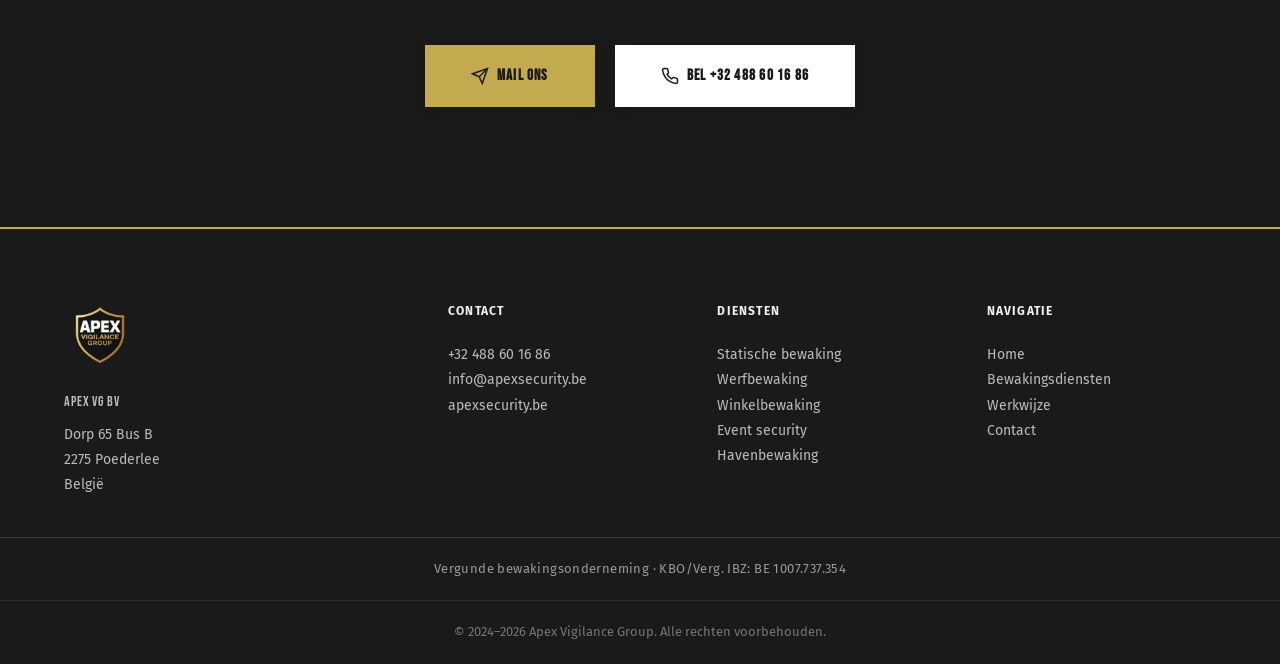
<file: diensten/index.html>
<!DOCTYPE html>
<html lang="nl">
<head>
  <meta charset="utf-8">
  <meta name="viewport" content="width=device-width, initial-scale=1">
  <title>Bewakingsdiensten in België | Statisch, Werf, Event, Winkel | Apex Vigilance</title>
  <meta name="description" content="Apex Vigilance Group levert vergunde bewakingsdiensten in België voor bedrijven, werven, winkels, evenementen en logistieke sites. Vraag uw offerte aan.">
  <meta name="robots" content="index, follow">
  <meta property="og:type" content="website">
  <meta property="og:title" content="Bewakingsdiensten in België | Statisch, Werf, Event, Winkel | Apex Vigilance">
  <meta property="og:description" content="Vergunde bewakingsdiensten in België voor bedrijven, werven, winkels, evenementen en logistieke sites.">
  <meta property="og:url" content="https://thenaturelover343-jpg.github.io/Apex/diensten/">
  <meta property="og:image" content="https://thenaturelover343-jpg.github.io/Apex/assets/img/logo.webp">
  <meta name="twitter:card" content="summary_large_image">
  <meta name="twitter:title" content="Bewakingsdiensten in België | Statisch, Werf, Event, Winkel | Apex Vigilance">
  <meta name="twitter:description" content="Vergunde bewakingsdiensten in België voor bedrijven, werven, winkels, evenementen en logistieke sites.">
  <meta name="twitter:image" content="https://thenaturelover343-jpg.github.io/Apex/assets/img/logo.webp">
  <meta name="author" content="Apex Vigilance Group">
  <link rel="canonical" href="https://thenaturelover343-jpg.github.io/Apex/diensten/">
  <link rel="icon" type="image/webp" href="../assets/img/logo-small.webp">
  <link href="https://fonts.googleapis.com/css2?family=Bebas+Neue&family=Fira+Sans:wght@300;400;500;600;700&display=swap" rel="stylesheet">
  <link rel="stylesheet" href="../assets/css/style.css?v=20260408w">
  <style>
    .fade-in{opacity:1!important;transform:none!important;transition:none!important}
    .diensten-hero {
      position: relative;
      min-height: 50vh;
      display: flex;
      align-items: center;
      justify-content: center;
      background: linear-gradient(135deg, #0a0a0a 0%, #1a1a1a 40%, #111 70%, #0d0d0d 100%);
      border-bottom: 3px solid var(--gold);
      overflow: hidden;
    }
    .diensten-hero::before {
      content: '';
      position: absolute;
      inset: 0;
      background:
        radial-gradient(ellipse at 20% 50%, rgba(196,170,78,0.06) 0%, transparent 60%),
        radial-gradient(ellipse at 80% 30%, rgba(196,170,78,0.04) 0%, transparent 50%);
      pointer-events: none;
    }
    .diensten-hero .hero-inner { position: relative; z-index: 2; text-align: center; padding: 80px 24px 60px; max-width: 900px; }
    .diensten-hero .hero-kicker {
      font-family: var(--font-body);
      font-size: 14px;
      font-weight: 600;
      letter-spacing: 4px;
      text-transform: uppercase;
      color: var(--gold);
      margin-bottom: 16px;
    }
    .diensten-hero h1 {
      font-family: var(--font-heading);
      font-size: 56px;
      letter-spacing: 6px;
      color: #fff;
      line-height: 1.1;
      margin-bottom: 20px;
    }
    .diensten-hero .hero-sub {
      font-family: var(--font-body);
      font-size: 18px;
      line-height: 1.7;
      color: var(--text-muted);
      max-width: 700px;
      margin: 0 auto 32px;
    }
    .diensten-hero .hero-actions { display: flex; gap: 16px; justify-content: center; flex-wrap: wrap; }
    @media(max-width:768px) {
      .diensten-hero { min-height: 40vh; }
      .diensten-hero h1 { font-size: 34px; letter-spacing: 3px; }
      .diensten-hero .hero-sub { font-size: 16px; }
      .diensten-hero .hero-inner { padding: 60px 16px 40px; }
    }
  </style>
  <noscript><style>.fade-in{opacity:1!important;transform:none!important}</style></noscript>
</head>
<body>
  <a href="#main-content" class="skip-link">Ga naar inhoud</a>

  <header class="site-header">
    <div class="header-inner">
      <a href="../index.html" class="logo-link">
        <img src="../assets/img/logo-small.webp" alt="" class="header-logo" width="200" height="200">
        <span class="nav-brand">APEX VIGILANCE</span>
      </a>
      <button class="mobile-menu-btn" aria-label="Menu openen" aria-expanded="false" id="menuBtn">
        <span></span><span></span><span></span>
      </button>
      <nav class="main-nav" id="mainNav">
        <ul>
          <li><a href="../">Home</a></li>
          <li class="has-sub">
            <a href="./" class="active">Bewakingsdiensten <svg class="nav-chevron" aria-hidden="true" viewBox="0 0 10 6" width="10" height="6"><path d="M1 1l4 4 4-4" stroke="currentColor" stroke-width="1.5" fill="none" stroke-linecap="round"/></svg></a>
            <ul class="sub-menu">
              <li><a href="statische-bewaking">Statische bewaking</a></li>
              <li><a href="werfbewaking">Werfbewaking</a></li>
              <li><a href="winkelbewaking">Winkelbewaking</a></li>
              <li><a href="event-security">Event security</a></li>
              <li><a href="havenbewaking">Havenbewaking</a></li>
              <li><a href="industriele-bewaking">Industriële bewaking</a></li>
              <li><a href="logistieke-bewaking">Logistieke bewaking</a></li>
              <li><a href="receptie-en-toegangscontrole">Receptie en toegangscontrole</a></li>
              <li><a href="tijdelijke-bewaking">Tijdelijke bewaking</a></li>
            </ul>
          </li>
          <li class="has-sub">
            <a href="../regio/">Regio <svg class="nav-chevron" aria-hidden="true" viewBox="0 0 10 6" width="10" height="6"><path d="M1 1l4 4 4-4" stroke="currentColor" stroke-width="1.5" fill="none" stroke-linecap="round"/></svg></a>
            <ul class="sub-menu">
              <li><a href="../regio/bewakingsfirma-antwerpen">Bewakingsfirma Antwerpen</a></li>
              <li><a href="../regio/bewakingsfirma-brussel">Bewakingsfirma Brussel</a></li>
              <li><a href="../regio/bewakingsfirma-gent">Bewakingsfirma Gent</a></li>
              <li><a href="../regio/bewakingsfirma-limburg">Bewakingsfirma Limburg</a></li>
              <li><a href="../regio/bewakingsfirma-vlaams-brabant">Bewakingsfirma Vlaams-Brabant</a></li>
              <li><a href="../regio/bewakingsfirma-oost-vlaanderen">Bewakingsfirma Oost-Vlaanderen</a></li>
              <li><a href="../regio/bewakingsfirma-west-vlaanderen">Bewakingsfirma West-Vlaanderen</a></li>
              <li><a href="../regio/bewakingsfirma-luik">Bewakingsfirma Luik</a></li>
              <li><a href="../regio/bewakingsfirma-charleroi">Bewakingsfirma Charleroi</a></li>
            </ul>
          </li>
          <li><a href="../over-apex">Over Apex</a></li>
          <li><a href="../contacteerons">Contacteer ons</a></li>
        </ul>
      </nav>
      <a href="../contacteerons" class="nav-cta"><svg aria-hidden="true" viewBox="0 0 24 24" style="width:18px;height:18px;fill:none;stroke:currentColor;stroke-width:2"><line x1="22" y1="2" x2="11" y2="13"/><polygon points="22 2 15 22 11 13 2 9 22 2"/></svg>Offerte aanvragen</a>
    </div>
  </header>

  <main id="main-content">
    <section class="diensten-hero">
      <div class="hero-inner">
        <p class="hero-kicker">Vergunde bewakingsonderneming</p>
        <h1>BEWAKINGSDIENSTEN IN BELGIË</h1>
        <p class="hero-sub">Apex Vigilance Group levert professionele, vergunde bewaking voor bedrijven, werven, winkels, evenementen en logistiek gevoelige locaties in heel België.</p>
        <div class="hero-actions">
          <a href="#contact" class="btn btn-primary"><svg aria-hidden="true" viewBox="0 0 24 24" style="width:18px;height:18px;fill:none;stroke:currentColor;stroke-width:2"><line x1="22" y1="2" x2="11" y2="13"/><polygon points="22 2 15 22 11 13 2 9 22 2"/></svg>Offerte aanvragen</a>
          <a href="tel:+32488601686" class="btn btn-white"><svg aria-hidden="true" viewBox="0 0 24 24" style="width:18px;height:18px;fill:none;stroke:currentColor;stroke-width:2"><path d="M22 16.92v3a2 2 0 0 1-2.18 2 19.79 19.79 0 0 1-8.63-3.07 19.5 19.5 0 0 1-6-6 19.79 19.79 0 0 1-3.07-8.67A2 2 0 0 1 4.11 2h3a2 2 0 0 1 2 1.72c.127.96.361 1.903.7 2.81a2 2 0 0 1-.45 2.11L8.09 9.91a16 16 0 0 0 6 6l1.27-1.27a2 2 0 0 1 2.11-.45c.907.339 1.85.573 2.81.7A2 2 0 0 1 22 16.92z"/></svg>Bel ons direct</a>
        </div>
      </div>
    </section>

    <section class="positioning-section fade-in">
      <div class="container">
        <div class="positioning-copy centered">
          <p>Apex Vigilance Group levert vergunde bewaking voor bedrijven, werven, winkels, evenementen en logistiek gevoelige locaties in heel België. Wij zetten professionele bewakingsagenten in voor opdrachten waar toegangscontrole, preventie, toezicht en snelle, correcte opvolging essentieel zijn.</p>
          <p>Ontdek hieronder welke bewakingsoplossing het best past bij uw locatie, sector of veiligheidsbehoefte.</p>
        </div>
      </div>
    </section>

    <section class="diensten fade-in" id="diensten-overzicht">
      <div class="container">
        <div class="service-detail-block">
          <div class="service-detail-text">
            <h2>STATISCHE BEWAKING</h2>
            <p>Onze statische bewaking biedt permanente aanwezigheid, gecontroleerde toegang en professioneel toezicht op locaties waar rust, orde en veiligheid continu bewaakt moeten worden.</p>
            <h3>IDEAAL VOOR:</h3>
            <ul>
              <li>Bedrijven en kantoren</li>
              <li>Residentiële gebouwen</li>
              <li>Industriële sites</li>
              <li>Gevoelige infrastructuur</li>
            </ul>
            <h3>TAKEN:</h3>
            <ul>
              <li>Toegangscontrole</li>
              <li>Onthaal en registratie</li>
              <li>Preventief toezicht</li>
              <li>Rapportering en incidentopvolging</li>
            </ul>
            <p>Zichtbare statische bewaking werkt preventief, verhoogt de controle op uw site en beperkt ongewenste toegang, incidenten en operationele verstoringen.</p>
          </div>
          <div class="service-detail-image">
            <img src="../assets/img/statische-bewaking.webp" alt="Statische bewaking" loading="lazy" width="1600" height="1067">
          </div>
        </div>

        <div class="service-detail-block reverse">
          <div class="service-detail-text">
            <h2>EVENT SECURITY</h2>
            <p>Onze event security zorgt voor een veilig en professioneel verloop van evenementen, met bewakingsagenten voor toegangscontrole, crowd control, toezicht en tussenkomst bij incidenten.</p>
            <h3>WIJ BEVEILIGEN O.A.:</h3>
            <ul>
              <li>Festivals en concerten</li>
              <li>Bedrijfsevenementen</li>
              <li>Privéfeesten</li>
              <li>Publieke evenementen</li>
            </ul>
            <p>Wij ondersteunen organisatoren met gecontroleerde toegangen, toezicht op bezoekersstromen en snelle tussenkomst bij incidenten, zodat uw evenement ordelijk, veilig en professioneel verloopt.</p>
          </div>
          <div class="service-detail-image">
            <img src="../assets/img/event-security.webp" alt="Event security" loading="lazy" width="1600" height="900">
          </div>
        </div>

        <div class="service-detail-block">
          <div class="service-detail-text">
            <h2>WINKELBEWAKING</h2>
            <p>Met onze winkelbewaking beschermt u uw winkel tegen diefstal, agressie en ongewenst gedrag, met zichtbare aanwezigheid, preventief toezicht en kordaat optreden wanneer nodig.</p>
            <h3>VOORDELEN VAN PROFESSIONELE WINKELBEWAKING:</h3>
            <ul>
              <li>Preventieve aanwezigheid</li>
              <li>Diefstalpreventie</li>
              <li>Professioneel optreden bij incidenten</li>
              <li>Veilig gevoel voor personeel en klanten</li>
            </ul>
            <p>Professionele winkelbewaking helpt verlies te beperken, verhoogt de rust op de winkelvloer en versterkt het veiligheidsgevoel van personeel en klanten.</p>
          </div>
          <div class="service-detail-image">
            <img src="../assets/img/winkelbewaking.webp" alt="Winkelbewaking" loading="lazy" width="1600" height="1069">
          </div>
        </div>

        <div class="service-detail-block reverse">
          <div class="service-detail-text">
            <h2>WERFBEWAKING</h2>
            <p>Onze werfbewaking beschermt bouwplaatsen tegen diefstal, vandalisme en onbevoegde toegang, met gerichte aandacht voor materiaal, machines, perimetercontrole en toezicht buiten de werkuren.</p>
            <h3>MOGELIJKHEDEN:</h3>
            <ul>
              <li>Nacht- en weekendbewaking</li>
              <li>Controle van inkomende en uitgaande personen</li>
              <li>Toezicht op materiaal en machines</li>
              <li>Preventie van schade en vertragingen</li>
            </ul>
            <p>Vooral buiten de werkuren helpt professionele werfbewaking verlies, schade, vertragingen en ongewenste toegang op de werf te beperken.</p>
          </div>
          <div class="service-detail-image">
            <img src="../assets/img/werfbewaking.webp" alt="Werfbewaking" loading="lazy" width="1400" height="738">
          </div>
        </div>

        <div class="service-detail-block">
          <div class="service-detail-text">
            <h2>HAVENBEWAKING</h2>
            <p>Onze havenbewaking is afgestemd op logistieke en kritieke omgevingen waar toegangscontrole, strikte procedureopvolging en permanente waakzaamheid essentieel zijn.</p>
            <h3>ONZE DIENSTEN OMVATTEN:</h3>
            <ul>
              <li>Toegangs- en identiteitscontrole</li>
              <li>Patrouilles en toezicht</li>
              <li>Controle van logistieke zones</li>
              <li>Strikte naleving van veiligheidsprocedures</li>
            </ul>
            <p>Professionele havenbewaking versterkt de controle op toegangen, ondersteunt de naleving van procedures en verhoogt het operationele overzicht op logistiek gevoelige sites.</p>
          </div>
          <div class="service-detail-image">
            <img src="../assets/img/havenbewaking.webp" alt="Havenbewaking" loading="lazy" width="1600" height="1067">
          </div>
        </div>
      </div>
    </section>

    <section class="approach-section fade-in" id="werkwijze">
      <div class="container">
        <div class="approach-header compact">
          <span class="section-kicker">Professionele bewaking</span>
          <h2>Op zoek naar professionele bewaking in België?</h2>
          <p>Apex Vigilance Group helpt u met vergunde bewaking voor bedrijven, winkels, werven, evenementen en logistiek gevoelige locaties. Vraag vandaag uw offerte aan en ontdek welke bewakingsoplossing past bij uw site, sector of opdracht.</p>
        </div>
      </div>
    </section>

    <section class="cta-section" id="contact">
      <div class="container">
        <h2>VRAAG UW OFFERTE AAN</h2>
        <p>Bespreek uw site, planning of opdracht. Wij reageren snel met een concreet voorstel op maat.</p>
        <div class="cta-actions">
          <a href="mailto:info@apexsecurity.be?subject=Offerte%20bewakingsdiensten" class="btn btn-primary"><svg aria-hidden="true" viewBox="0 0 24 24" style="width:18px;height:18px;fill:none;stroke:currentColor;stroke-width:2"><line x1="22" y1="2" x2="11" y2="13"/><polygon points="22 2 15 22 11 13 2 9 22 2"/></svg>Mail ons</a>
          <a href="tel:+32488601686" class="btn btn-white"><svg aria-hidden="true" viewBox="0 0 24 24" style="width:18px;height:18px;fill:none;stroke:currentColor;stroke-width:2"><path d="M22 16.92v3a2 2 0 0 1-2.18 2 19.79 19.79 0 0 1-8.63-3.07 19.5 19.5 0 0 1-6-6 19.79 19.79 0 0 1-3.07-8.67A2 2 0 0 1 4.11 2h3a2 2 0 0 1 2 1.72c.127.96.361 1.903.7 2.81a2 2 0 0 1-.45 2.11L8.09 9.91a16 16 0 0 0 6 6l1.27-1.27a2 2 0 0 1 2.11-.45c.907.339 1.85.573 2.81.7A2 2 0 0 1 22 16.92z"/></svg>Bel +32 488 60 16 86</a>
        </div>
      </div>
    </section>
  </main>

  <footer class="site-footer">
    <div class="footer-inner">
      <div class="footer-col">
        <img src="../assets/img/logo-small.webp" alt="Apex Vigilance Group" class="footer-logo" width="200" height="200">
        <p class="footer-company">Apex VG BV</p>
        <p>Dorp 65 Bus B<br>2275 Poederlee<br>België</p>
      </div>
      <div class="footer-col">
        <p class="footer-title">Contact</p>
        <p><a href="tel:+32488601686">+32 488 60 16 86</a></p>
        <p><a href="mailto:info@apexsecurity.be">info@apexsecurity.be</a></p>
        <p><a href="https://apexsecurity.be" target="_blank" rel="noopener">apexsecurity.be</a></p>
      </div>
      <div class="footer-col">
        <p class="footer-title">Diensten</p>
        <ul>
          <li><a href="#diensten-overzicht">Statische bewaking</a></li>
          <li><a href="#diensten-overzicht">Werfbewaking</a></li>
          <li><a href="#diensten-overzicht">Winkelbewaking</a></li>
          <li><a href="#diensten-overzicht">Event security</a></li>
          <li><a href="#diensten-overzicht">Havenbewaking</a></li>
        </ul>
      </div>
      <div class="footer-col">
        <p class="footer-title">Navigatie</p>
        <ul>
          <li><a href="../index.html">Home</a></li>
          <li><a href="./">Bewakingsdiensten</a></li>
          <li><a href="#werkwijze">Werkwijze</a></li>
          <li><a href="#contact">Contact</a></li>
        </ul>
      </div>
    </div>
    <div class="footer-trust">
      <p>Vergunde bewakingsonderneming · KBO/Verg. IBZ: BE 1007.737.354</p>
    </div>
    <div class="footer-bottom">
      <p>&copy; 2024–2026 Apex Vigilance Group. Alle rechten voorbehouden.</p>
    </div>
  </footer>

  <script src="../assets/js/main.js" defer></script>
</body>
</html>
</file>
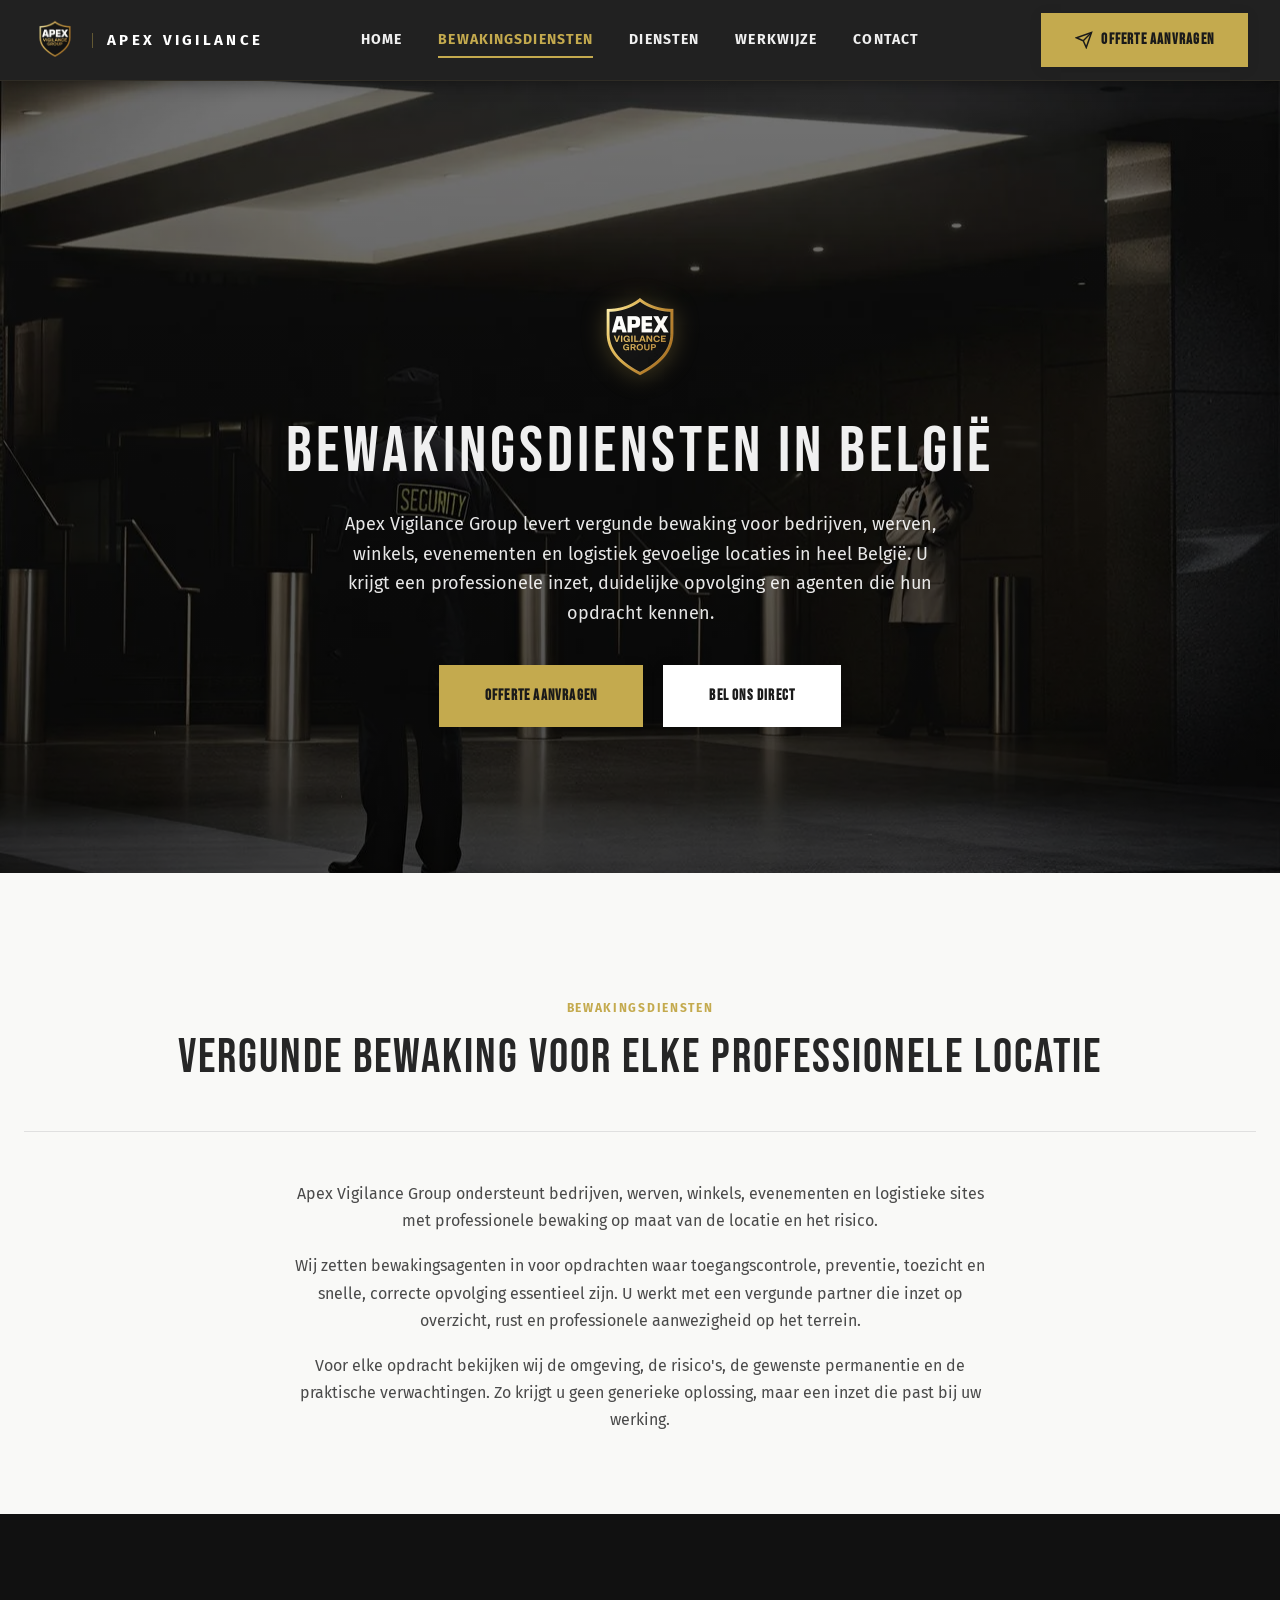
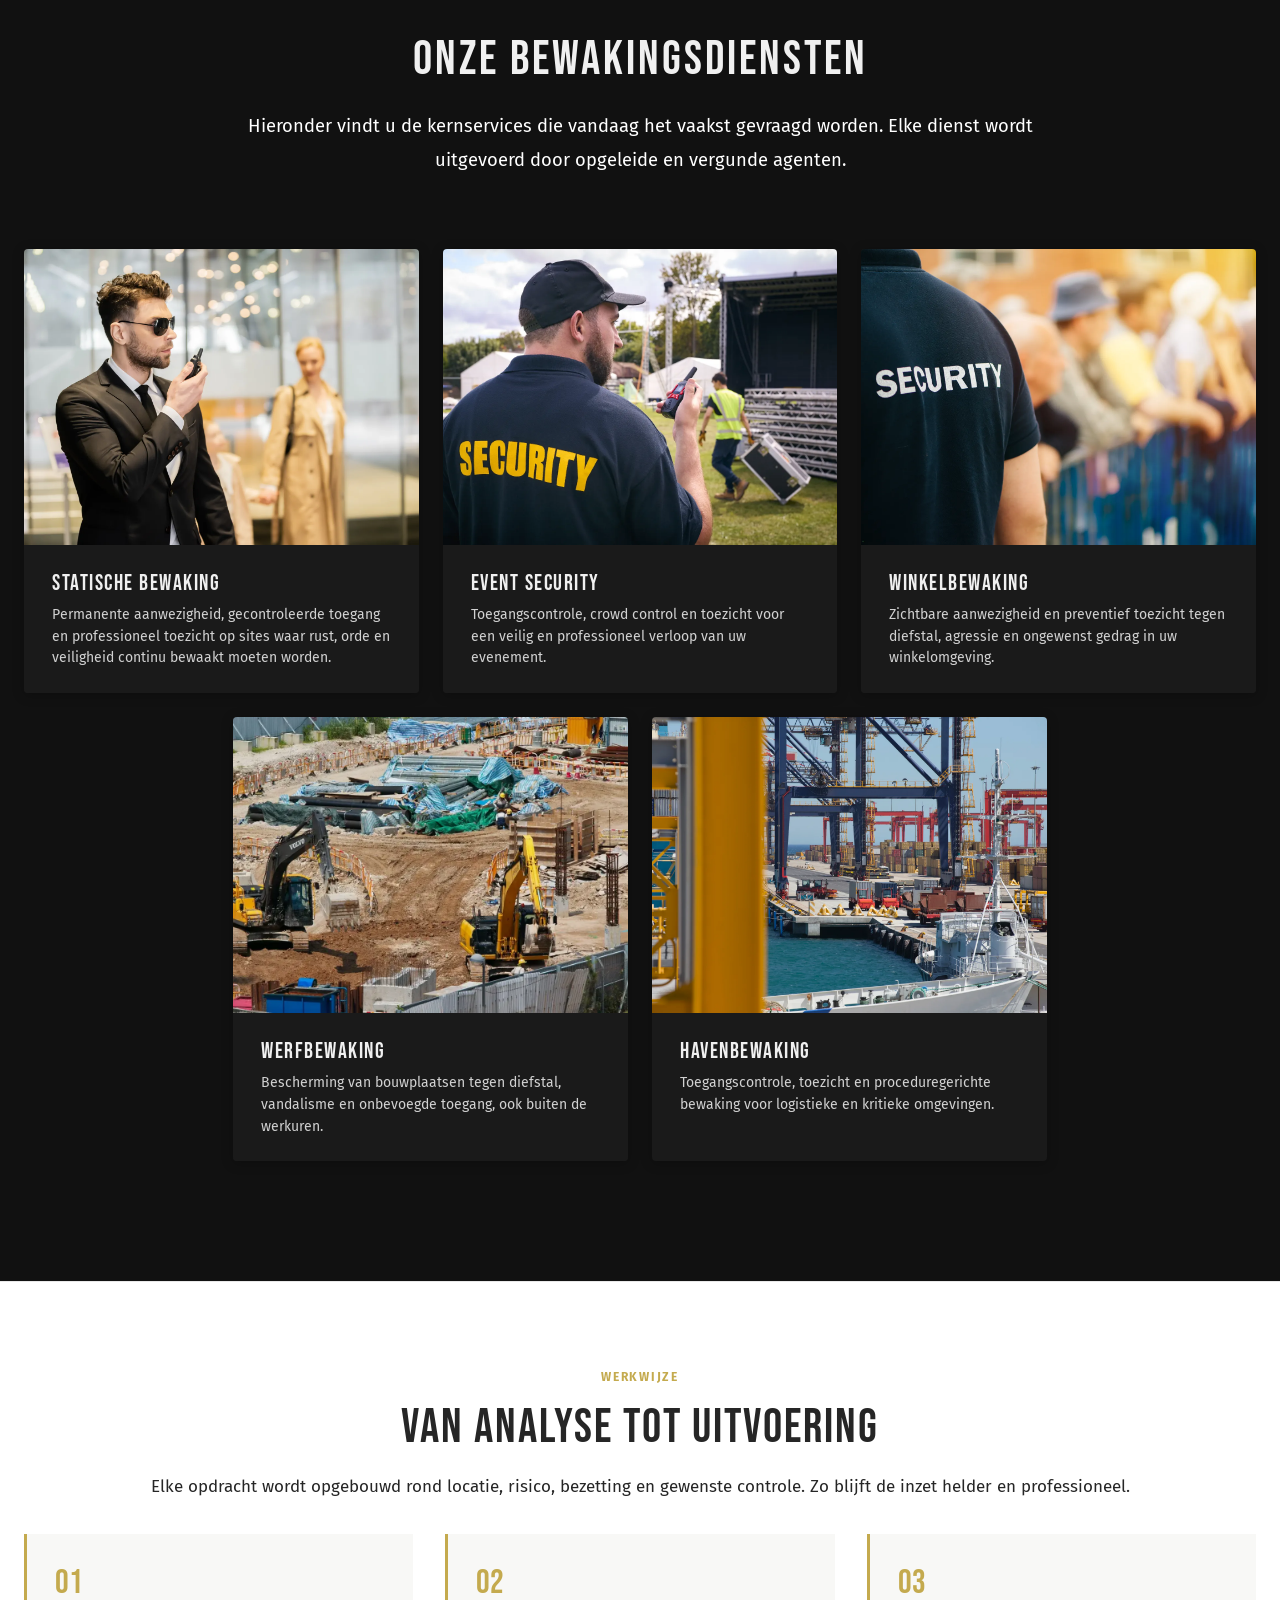
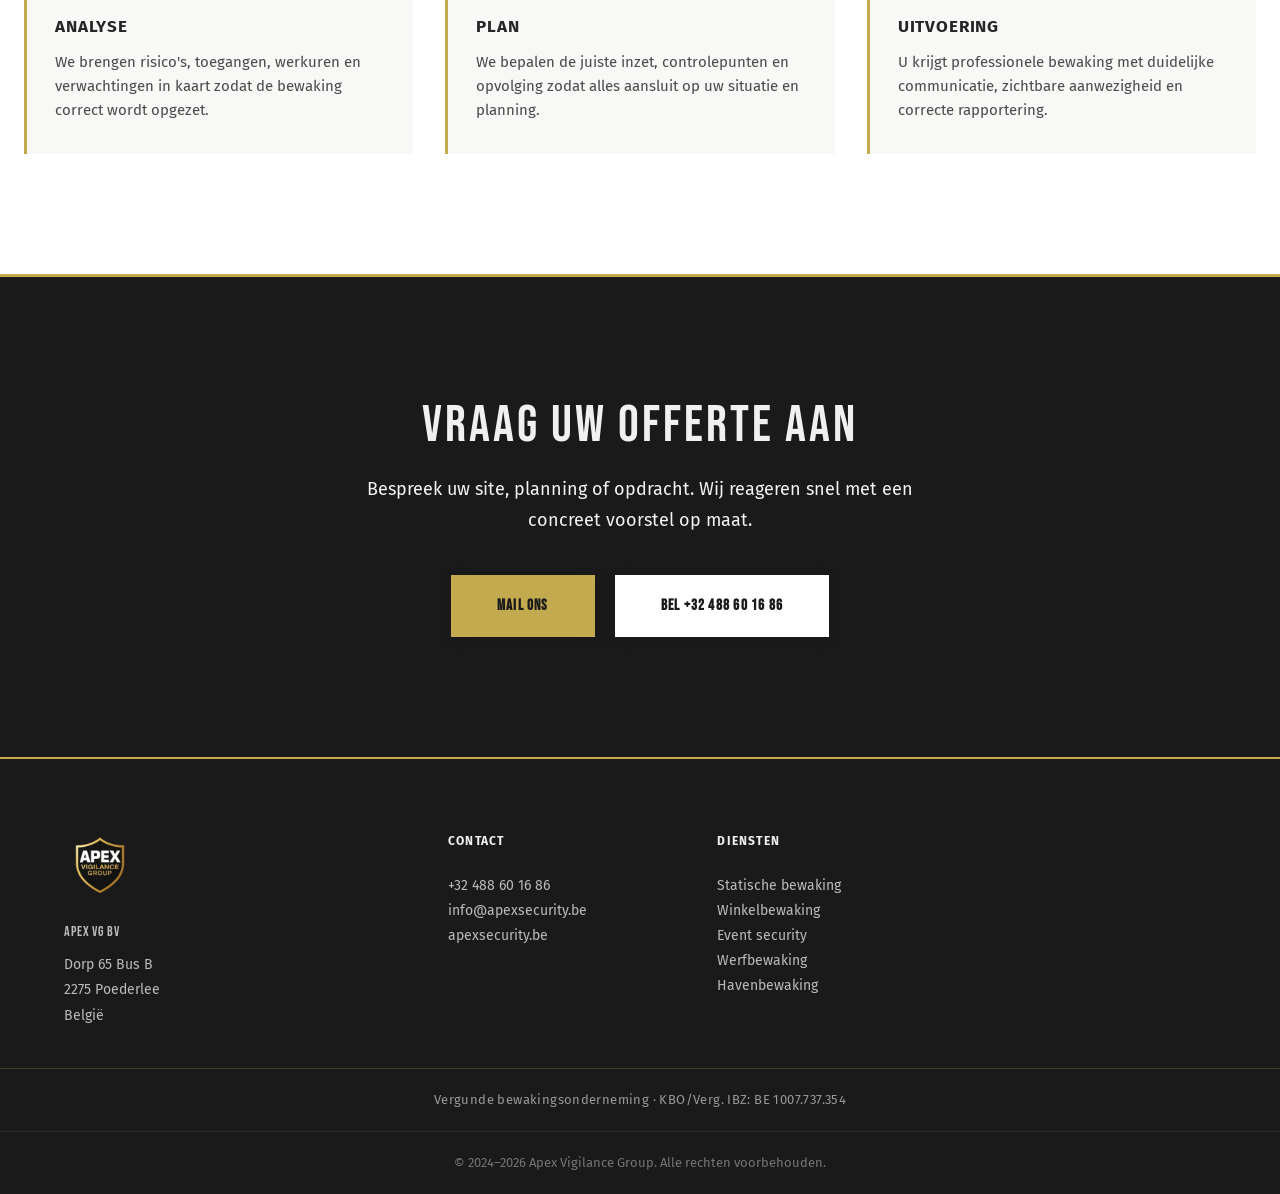
<file: pages/bewakingsdiensten.html>
<!DOCTYPE html>
<html lang="nl">
<head>
  <meta charset="utf-8">
  <meta name="viewport" content="width=device-width, initial-scale=1">
  <title>Bewakingsdiensten in België | Statisch, Werf, Event, Winkel | Apex Vigilance</title>

  <style>
    :root { --accent-gold: #C4AA4E; }
    body {
      font-family: 'Fira Sans', -apple-system, BlinkMacSystemFont, 'Segoe UI', Roboto, sans-serif;
      line-height: 1.7;
      -webkit-font-smoothing: antialiased;
    }
    h1, h2, h3 {
      font-family: 'Bebas Neue', 'Arial Narrow', sans-serif;
      font-weight: 700;
      letter-spacing: -0.01em;
      line-height: 1.15;
    }
    h1 { font-size: clamp(3rem, 6vw, 4.2rem); }
    h2 { font-size: clamp(2.4rem, 5vw, 3.2rem); margin-bottom: 1.2rem; }
    h3 { font-size: clamp(1.3rem, 3vw, 1.6rem); }
    section { padding-top: 90px; padding-bottom: 90px; }
    .site-header {
      position: sticky;
      top: 0;
      z-index: 1000;
      background: rgba(17,17,17,0.93);
      backdrop-filter: blur(12px);
      -webkit-backdrop-filter: blur(12px);
      box-shadow: 0 2px 16px rgba(0,0,0,0.4);
      transition: background 0.3s;
    }
    .btn-gold,
    .cta-section .btn-gold {
      display: inline-block;
      padding: 1rem 2.6rem;
      font-size: 1.05rem;
      font-weight: 600;
      letter-spacing: 0.08em;
      border: 2px solid var(--accent-gold);
      background: var(--accent-gold);
      color: #111;
      border-radius: 2px;
      transition: background 0.25s, transform 0.2s, box-shadow 0.25s;
      cursor: pointer;
    }
    .btn-gold:hover {
      background: #d4bc62;
      transform: translateY(-2px);
      box-shadow: 0 6px 20px rgba(196,170,78,0.35);
    }
    .dienst-card {
      border-radius: 4px;
      box-shadow: 0 2px 12px rgba(0,0,0,0.25);
      transition: transform 0.25s, box-shadow 0.25s;
    }
    .dienst-card:hover {
      transform: translateY(-6px);
      box-shadow: 0 8px 28px rgba(0,0,0,0.4);
    }
    .hero {
      min-height: 85vh;
      position: relative;
    }
    .hero-overlay {
      position: absolute;
      inset: 0;
      background: linear-gradient(180deg, rgba(0,0,0,0.55) 0%, rgba(0,0,0,0.7) 100%);
    }
    .container {
      max-width: 1280px;
      margin: 0 auto;
      padding: 0 1.5rem;
    }
  </style>

  <meta name="description" content="Apex Vigilance Group levert vergunde bewakingsdiensten in België voor bedrijven, werven, winkels, evenementen en logistieke sites. Vraag uw offerte aan.">
  <meta name="robots" content="index, follow">
  <meta property="og:type" content="website">
  <meta property="og:title" content="Bewakingsdiensten in België | Statisch, Werf, Event, Winkel | Apex Vigilance">
  <meta property="og:description" content="Vergunde bewakingsdiensten in België voor bedrijven, werven, winkels, evenementen en logistieke sites.">
  <meta property="og:url" content="https://thenaturelover343-jpg.github.io/Apex/pages/bewakingsdiensten.html">
  <meta property="og:image" content="https://thenaturelover343-jpg.github.io/Apex/assets/img/logo.webp">
  <meta name="twitter:card" content="summary_large_image">
  <meta name="twitter:title" content="Bewakingsdiensten in België | Statisch, Werf, Event, Winkel | Apex Vigilance">
  <meta name="twitter:description" content="Vergunde bewakingsdiensten in België voor bedrijven, werven, winkels, evenementen en logistieke sites.">
  <meta name="twitter:image" content="https://thenaturelover343-jpg.github.io/Apex/assets/img/logo.webp">
  <meta name="author" content="Apex Vigilance Group">
  <link rel="canonical" href="https://thenaturelover343-jpg.github.io/Apex/pages/bewakingsdiensten.html">
  <link rel="icon" type="image/webp" href="../assets/img/logo-small.webp">
  <link href="https://fonts.googleapis.com/css2?family=Bebas+Neue&family=Fira+Sans:wght@300;400;500;600;700&display=swap" rel="stylesheet">
  <link rel="stylesheet" href="../assets/css/style.css?v=20260408t">
</head>
<body>
  <a href="#main-content" class="skip-link">Ga naar inhoud</a>

  <header class="site-header">
    <div class="header-inner">
      <a href="../index.html" class="logo-link">
        <img src="../assets/img/logo-small.webp" alt="" class="header-logo" width="200" height="200">
        <span class="nav-brand">APEX VIGILANCE</span>
      </a>
      <button class="mobile-menu-btn" aria-label="Menu openen" aria-expanded="false" id="menuBtn">
        <span></span><span></span><span></span>
      </button>
      <nav class="main-nav" id="mainNav">
        <ul>
          <li><a href="../index.html">Home</a></li>
          <li><a href="./bewakingsdiensten.html" class="active">Bewakingsdiensten</a></li>
          <li><a href="#diensten-overzicht">Diensten</a></li>
          <li><a href="#werkwijze">Werkwijze</a></li>
          <li><a href="#contact">Contact</a></li>
        </ul>
      </nav>
      <a href="#contact" class="nav-cta"><svg aria-hidden="true" viewBox="0 0 24 24" style="width:18px;height:18px;fill:none;stroke:currentColor;stroke-width:2"><line x1="22" y1="2" x2="11" y2="13"/><polygon points="22 2 15 22 11 13 2 9 22 2"/></svg>Offerte aanvragen</a>
    </div>
  </header>

  <main id="main-content">
    <section class="hero">
      <div class="hero-overlay"></div>
      <div class="hero-inner">
        <div class="hero-content">
          <img src="../assets/img/logo.webp" alt="Apex Vigilance Group" class="hero-logo" width="1024" height="1024">
          <h1>BEWAKINGSDIENSTEN IN BELGIË</h1>
          <p class="hero-sub">Apex Vigilance Group levert vergunde bewaking voor bedrijven, werven, winkels, evenementen en logistiek gevoelige locaties in heel België. U krijgt een professionele inzet, duidelijke opvolging en agenten die hun opdracht kennen.</p>
          <div class="hero-actions">
            <a href="#contact" class="btn btn-primary">Offerte aanvragen</a>
            <a href="tel:+32488601686" class="btn btn-white">Bel ons direct</a>
          </div>
        </div>
      </div>
    </section>

    <section class="positioning-section fade-in">
      <div class="container">
        <div class="positioning-intro text-center">
          <span class="section-kicker">Bewakingsdiensten</span>
          <h2>Vergunde bewaking voor elke professionele locatie</h2>
        </div>
        <div class="positioning-copy centered">
          <p>Apex Vigilance Group ondersteunt bedrijven, werven, winkels, evenementen en logistieke sites met professionele bewaking op maat van de locatie en het risico.</p>
          <p>Wij zetten bewakingsagenten in voor opdrachten waar toegangscontrole, preventie, toezicht en snelle, correcte opvolging essentieel zijn. U werkt met een vergunde partner die inzet op overzicht, rust en professionele aanwezigheid op het terrein.</p>
          <p>Voor elke opdracht bekijken wij de omgeving, de risico's, de gewenste permanentie en de praktische verwachtingen. Zo krijgt u geen generieke oplossing, maar een inzet die past bij uw werking.</p>
        </div>
      </div>
    </section>

    <section class="diensten fade-in" id="diensten-overzicht">
      <div class="container">
        <h2>ONZE BEWAKINGSDIENSTEN</h2>
        <p class="diensten-intro">Hieronder vindt u de kernservices die vandaag het vaakst gevraagd worden. Elke dienst wordt uitgevoerd door opgeleide en vergunde agenten.</p>
        <div class="diensten-grid">
          <article class="dienst-card">
            <div class="dienst-img">
              <img src="../assets/img/statische-bewaking.webp" alt="Statische bewaking" loading="lazy" width="1600" height="1067">
            </div>
            <div class="dienst-text">
              <h3>Statische bewaking</h3>
              <p>Permanente aanwezigheid, gecontroleerde toegang en professioneel toezicht op sites waar rust, orde en veiligheid continu bewaakt moeten worden.</p>
            </div>
          </article>

          <article class="dienst-card">
            <div class="dienst-img">
              <img src="../assets/img/event-security.webp" alt="Event security" loading="lazy" width="1600" height="900">
            </div>
            <div class="dienst-text">
              <h3>Event security</h3>
              <p>Toegangscontrole, crowd control en toezicht voor een veilig en professioneel verloop van uw evenement.</p>
            </div>
          </article>

          <article class="dienst-card">
            <div class="dienst-img">
              <img src="../assets/img/winkelbewaking.webp" alt="Winkelbewaking" loading="lazy" width="1600" height="1069">
            </div>
            <div class="dienst-text">
              <h3>Winkelbewaking</h3>
              <p>Zichtbare aanwezigheid en preventief toezicht tegen diefstal, agressie en ongewenst gedrag in uw winkelomgeving.</p>
            </div>
          </article>

          <article class="dienst-card">
            <div class="dienst-img">
              <img src="../assets/img/werfbewaking.webp" alt="Werfbewaking" loading="lazy" width="1400" height="738">
            </div>
            <div class="dienst-text">
              <h3>Werfbewaking</h3>
              <p>Bescherming van bouwplaatsen tegen diefstal, vandalisme en onbevoegde toegang, ook buiten de werkuren.</p>
            </div>
          </article>

          <article class="dienst-card">
            <div class="dienst-img">
              <img src="../assets/img/havenbewaking.webp" alt="Havenbewaking" loading="lazy" width="1600" height="1067">
            </div>
            <div class="dienst-text">
              <h3>Havenbewaking</h3>
              <p>Toegangscontrole, toezicht en proceduregerichte bewaking voor logistieke en kritieke omgevingen.</p>
            </div>
          </article>
        </div>
      </div>
    </section>

    <section class="approach-section fade-in" id="werkwijze">
      <div class="container">
        <div class="approach-header compact">
          <span class="section-kicker">Werkwijze</span>
          <h2>Van analyse tot uitvoering</h2>
          <p>Elke opdracht wordt opgebouwd rond locatie, risico, bezetting en gewenste controle. Zo blijft de inzet helder en professioneel.</p>
        </div>
        <div class="approach-grid compact-cards">
          <article class="approach-card">
            <span class="approach-step">01</span>
            <h3>Analyse</h3>
            <p>We brengen risico's, toegangen, werkuren en verwachtingen in kaart zodat de bewaking correct wordt opgezet.</p>
          </article>
          <article class="approach-card">
            <span class="approach-step">02</span>
            <h3>Plan</h3>
            <p>We bepalen de juiste inzet, controlepunten en opvolging zodat alles aansluit op uw situatie en planning.</p>
          </article>
          <article class="approach-card">
            <span class="approach-step">03</span>
            <h3>Uitvoering</h3>
            <p>U krijgt professionele bewaking met duidelijke communicatie, zichtbare aanwezigheid en correcte rapportering.</p>
          </article>
        </div>
      </div>
    </section>

    <section class="cta-section" id="contact">
      <div class="container">
        <h2>VRAAG UW OFFERTE AAN</h2>
        <p>Bespreek uw site, planning of opdracht. Wij reageren snel met een concreet voorstel op maat.</p>
        <div class="cta-actions">
          <a href="mailto:info@apexsecurity.be?subject=Offerte%20bewakingsdiensten" class="btn btn-primary">Mail ons</a>
          <a href="tel:+32488601686" class="btn btn-white">Bel +32 488 60 16 86</a>
        </div>
      </div>
    </section>
  </main>

  <footer class="site-footer">
    <div class="footer-inner">
      <div class="footer-col">
        <img src="../assets/img/logo-small.webp" alt="Apex Vigilance Group" class="footer-logo" width="200" height="200">
        <p class="footer-company">Apex VG BV</p>
        <p>Dorp 65 Bus B<br>2275 Poederlee<br>België</p>
      </div>
      <div class="footer-col">
        <p class="footer-title">Contact</p>
        <p><a href="tel:+32488601686">+32 488 60 16 86</a></p>
        <p><a href="mailto:info@apexsecurity.be">info@apexsecurity.be</a></p>
        <p><a href="https://apexsecurity.be" target="_blank" rel="noopener">apexsecurity.be</a></p>
      </div>
      <div class="footer-col">
        <p class="footer-title">Diensten</p>
        <ul>
          <li>Statische bewaking</li>
          <li>Winkelbewaking</li>
          <li>Event security</li>
          <li>Werfbewaking</li>
          <li>Havenbewaking</li>
        </ul>
      </div>
    </div>
    <div class="footer-trust">
      <p>Vergunde bewakingsonderneming · KBO/Verg. IBZ: BE 1007.737.354</p>
    </div>
    <div class="footer-bottom">
      <p>&copy; 2024–2026 Apex Vigilance Group. Alle rechten voorbehouden.</p>
    </div>
  </footer>

  <script src="../assets/js/main.js" defer></script>
</body>
</html>
</file>
<file: assets/css/style.css>
/* ============================================
   Apex Vigilance Group — Design System
   Reference: BMW DESIGN.md (VoltAgent/awesome-design-md)
   Philosophy: Dark cinematic hero, sharp geometry,
   extreme weight contrast, zero border-radius,
   depth via photography not shadows.
   ============================================ */

:root {
  --black: #1a1a1a;
  --dark: #111111;
  --surface: #ffffff;
  --gold: #C4AA4E;
  --gold-hover: #d4bc5e;
  --text-dark: #262626;
  --text-meta: #757575;
  --text-light: #f0f0f0;
  --text-muted: #bbbbbb;
  --border: rgba(196, 170, 78, 0.2);
  --font-heading: 'Bebas Neue', Helvetica, Arial, sans-serif;
  --font-body: 'Fira Sans', Helvetica, Arial, sans-serif;
  --transition: 200ms ease;
}

*, *::before, *::after {
  box-sizing: border-box;
  margin: 0;
  padding: 0;
}

html { scroll-behavior: smooth; }

/* Skip-to-content link */
.skip-link {
  position: absolute;
  top: -100%;
  left: 0;
  background: var(--gold);
  color: var(--black);
  padding: 12px 24px;
  font-weight: 700;
  font-size: 14px;
  text-transform: uppercase;
  letter-spacing: 0.08em;
  z-index: 9999;
  transition: top 0.2s ease;
}
.skip-link:focus {
  top: 0;
  outline: 2px solid var(--black);
  outline-offset: 2px;
}

body {
  font-family: var(--font-body);
  font-size: 17px;
  line-height: 1.65;
  color: var(--text-light);
  background: var(--surface);
  -webkit-font-smoothing: antialiased;
  -moz-osx-font-smoothing: grayscale;
}

img { max-width: 100%; height: auto; display: block; }

a {
  color: var(--gold);
  text-decoration: none;
  transition: color var(--transition);
}
a:hover { color: var(--gold-hover); }

a:focus-visible,
button:focus-visible,
.btn:focus-visible {
  outline: 2px solid var(--gold);
  outline-offset: 3px;
}

.container {
  max-width: 1280px;
  margin: 0 auto;
  padding: 0 32px;
}

/* ============ BUTTONS ============ */
/* BMW: sharp corners, weight 700, bottom-border style */

.btn {
  display: inline-flex;
  align-items: center;
  justify-content: center;
  gap: 8px;
  padding: 16px 44px;
  font-family: var(--font-heading);
  font-size: 0.95rem;
  font-weight: 700;
  letter-spacing: 0.08em;
  text-transform: uppercase;
  border-radius: 0;
  transition: background var(--transition), border-color var(--transition), color var(--transition), transform var(--transition), box-shadow var(--transition);
  cursor: pointer;
  border: 2px solid transparent;
  box-shadow: 0 2px 12px rgba(0,0,0,0.10);
}
.btn:hover {
  transform: translateY(-2px);
  box-shadow: 0 6px 24px rgba(0,0,0,0.18);
}

.btn-primary {
  background: var(--gold);
  color: var(--black);
  border-color: var(--gold);
}
.btn-primary:hover {
  background: var(--gold-hover);
  border-color: var(--gold-hover);
  color: var(--black);
}

.btn-ghost {
  background: transparent;
  color: var(--text-light);
  border: 2px solid rgba(255,255,255,0.3);
}
.btn-ghost:hover {
  border-color: var(--gold);
  color: var(--gold);
}

.btn-white {
  background: #ffffff;
  color: var(--black);
  border: 2px solid #ffffff;
}
.btn-white:hover {
  background: transparent;
  color: #ffffff;
  border-color: #ffffff;
}

/* White-surface variants */
.waarom .btn-primary,
.diensten .btn-primary {
  color: var(--black);
}

/* ============ HEADER ============ */
/* BMW: dark, weight 900 nav, sharp, logo left */

.site-header {
  position: fixed;
  top: 0; left: 0; right: 0;
  z-index: 1000;
  background: rgba(17, 17, 17, 0.92);
  backdrop-filter: blur(12px);
  -webkit-backdrop-filter: blur(12px);
  border-bottom: 1px solid rgba(196, 170, 78, 0.08);
}

.header-inner {
  max-width: 1280px;
  margin: 0 auto;
  padding: 0 32px;
  display: grid;
  grid-template-columns: 1fr auto 1fr;
  align-items: center;
  height: 80px;
}

.logo-link {
  display: flex;
  align-items: center;
  gap: 14px;
  text-decoration: none;
}

.header-logo {
  height: 46px;
  width: auto;
}

.nav-brand {
  font-family: var(--font-body);
  font-size: 15px;
  font-weight: 700;
  letter-spacing: 0.22em;
  text-transform: uppercase;
  color: #ffffff;
  line-height: 1;
  padding-left: 14px;
  border-left: 1px solid rgba(196, 170, 78, 0.4);
  transition: color var(--transition);
}

.logo-link:hover .nav-brand {
  color: var(--gold);
}

.main-nav {
  display: flex;
  justify-content: center;
}

.main-nav ul {
  list-style: none;
  display: flex;
}

.main-nav > ul > li > a {
  display: block;
  padding: 24px 18px;
  font-size: 14px;
  font-weight: 700;
  letter-spacing: 0.08em;
  text-transform: uppercase;
  color: var(--text-light);
  transition: color var(--transition);
}

.main-nav > ul > li > a {
  position: relative;
}

.main-nav > ul > li > a::after {
  content: '';
  position: absolute;
  bottom: 18px;
  left: 18px;
  right: 18px;
  height: 2px;
  background: var(--gold);
  transform: scaleX(0);
  transition: transform 0.3s ease;
}

.main-nav > ul > li > a:hover,
.main-nav > ul > li > a.active {
  color: var(--gold);
}

.main-nav > ul > li > a:hover::after,
.main-nav > ul > li > a.active::after {
  transform: scaleX(1);
}

/* Dropdown — sharp, dark */
.has-sub { position: relative; }

.sub-menu {
  position: absolute;
  top: 100%;
  left: 0;
  min-width: 280px;
  background: var(--dark);
  border-top: 2px solid var(--gold);
  opacity: 0;
  visibility: hidden;
  transform: translateY(4px);
  transition: all var(--transition);
  z-index: 100;
}

.has-sub:hover .sub-menu,
.has-sub:focus-within .sub-menu {
  opacity: 1;
  visibility: visible;
  transform: translateY(0);
}

.sub-menu li a {
  display: block;
  padding: 12px 24px;
  font-size: 13px;
  font-weight: 400;
  color: var(--text-muted);
  border-bottom: 1px solid rgba(255,255,255,0.04);
  transition: all var(--transition);
}

.sub-menu li a:hover {
  color: var(--gold);
  background: rgba(196, 170, 78, 0.06);
}

/* Dropdown chevron */
.nav-chevron {
  display: inline-block;
  vertical-align: middle;
  margin-left: 4px;
  transition: transform 0.2s ease;
  opacity: 0.7;
}

.has-sub:hover .nav-chevron,
.has-sub:focus-within .nav-chevron {
  transform: rotate(180deg);
  opacity: 1;
}

/* Nav CTA button */
.nav-cta {
  display: inline-flex;
  align-items: center;
  justify-content: center;
  gap: 8px;
  padding: 12px 32px;
  background: var(--gold);
  color: var(--black);
  font-family: var(--font-heading);
  font-size: 0.95rem;
  font-weight: 700;
  letter-spacing: 0.08em;
  text-transform: uppercase;
  border: 2px solid var(--gold);
  border-radius: 0;
  white-space: nowrap;
  margin-left: auto;
  justify-self: end;
  box-shadow: 0 2px 12px rgba(0,0,0,0.10);
  transition: background var(--transition), border-color var(--transition), color var(--transition), transform var(--transition), box-shadow var(--transition);
}

.nav-cta:hover {
  background: var(--gold-hover);
  border-color: var(--gold-hover);
  color: var(--black);
  transform: translateY(-2px);
  box-shadow: 0 6px 24px rgba(0,0,0,0.18);
}

/* Mobile menu button */
.mobile-menu-btn {
  display: none;
  flex-direction: column;
  gap: 5px;
  background: none;
  border: none;
  cursor: pointer;
  padding: 10px;
}

.mobile-menu-btn span {
  display: block;
  width: 24px;
  height: 2px;
  background: var(--text-light);
  transition: all 0.3s;
}

/* ============ HERO ============ */
/* BMW: full-bleed dark photography, cinematic overlay, uppercase display */

.hero {
  position: relative;
  min-height: 100vh;
  display: flex;
  align-items: center;
  justify-content: center;
  background: url('../img/hero.webp') 30% center / cover no-repeat;
  background-color: var(--dark);
}

.hero-overlay {
  position: absolute;
  inset: 0;
  background: linear-gradient(
    135deg,
    rgba(0,0,0,0.72) 0%,
    rgba(0,0,0,0.35) 40%,
    rgba(0,0,0,0.15) 60%,
    rgba(0,0,0,0.65) 100%
  );
}

.hero-inner {
  position: relative;
  z-index: 2;
  max-width: 1200px;
  margin: 0 auto;
  padding: 118px 24px 56px;
  width: 100%;
}

.hero-content {
  max-width: 800px;
  text-align: center;
  margin: 0 auto;
}

.hero-logo {
  width: 100px;
  margin: 0 auto 28px;
  filter: drop-shadow(0 2px 12px rgba(196, 170, 78, 0.3));
}

.hero h1 {
  font-family: var(--font-heading);
  font-size: 64px;
  font-weight: 400;
  line-height: 1.08;
  color: var(--text-light);
  letter-spacing: 4px;
  text-transform: uppercase;
  margin-bottom: 24px;
}

.hero-sub {
  font-size: 18px;
  font-weight: 400;
  line-height: 1.65;
  color: #ffffff;
  opacity: 0.9;
  margin: 0 auto 36px;
  max-width: 620px;
}

.hero-actions {
  display: flex;
  gap: 20px;
  justify-content: center;
  align-items: center;
  flex-wrap: wrap;
}

/* ============ WAAROM ============ */
/* BMW: white section, sharp geometry, numbered cards */

.waarom {
  background: var(--surface);
  padding: 120px 0;
  color: var(--text-dark);
  border-bottom: 1px solid #e8e8e8;
}

.waarom h2 {
  font-family: var(--font-heading);
  font-size: 48px;
  font-weight: 400;
  line-height: 1.1;
  color: var(--text-dark);
  letter-spacing: 3px;
  text-transform: uppercase;
  text-align: center;
  margin-bottom: 20px;
}

.waarom-intro {
  font-size: 17px;
  line-height: 1.75;
  color: var(--text-meta);
  max-width: 720px;
  margin: 0 auto 56px;
  text-align: center;
}

.why-grid {
  display: grid;
  grid-template-columns: repeat(3, 1fr);
  gap: 32px;
}

.why-card {
  padding: 44px 36px;
  background: #f8f8f6;
  border-left: 3px solid var(--gold);
  transition: transform 0.3s ease, box-shadow 0.3s ease;
}

.why-card:hover {
  transform: translateY(-4px);
  box-shadow: 0 8px 28px rgba(0,0,0,0.08);
}

.why-num {
  display: block;
  font-family: var(--font-heading);
  font-size: 36px;
  color: var(--gold);
  margin-bottom: 16px;
  line-height: 1;
}

.why-card h3 {
  font-family: var(--font-body);
  font-size: 18px;
  font-weight: 700;
  color: var(--text-dark);
  margin-bottom: 12px;
  line-height: 1.25;
  text-transform: uppercase;
  letter-spacing: 0.04em;
}

.why-card p {
  font-size: 15px;
  font-weight: 400;
  line-height: 1.5;
  color: var(--text-meta);
}

/* ============ POSITIONING ============ */
/* BMW-inspired: structured editorial block on white surface */

.positioning-section {
  background: #f9f9f7;
  padding: 120px 0 80px;
  color: var(--text-dark);
}

.positioning-intro.text-center {
  text-align: center;
  margin-bottom: 48px;
  border-bottom: 1px solid #e0e0e0;
  padding-bottom: 28px;
}

.positioning-copy.centered {
  max-width: 820px;
  margin: 0 auto;
  text-align: center;
}

.section-kicker {
  display: inline-block;
  font-family: var(--font-body);
  font-size: 12px;
  font-weight: 700;
  letter-spacing: 0.14em;
  text-transform: uppercase;
  color: var(--gold);
  margin-bottom: 14px;
}

.positioning-intro h2,
.approach-header h2 {
  font-family: var(--font-heading);
  font-size: 48px;
  font-weight: 400;
  line-height: 1.08;
  letter-spacing: 2px;
  text-transform: uppercase;
  color: var(--text-dark);
}

.positioning-copy p {
  font-size: 16px;
  line-height: 1.7;
  color: #4a4a4a;
  margin-bottom: 18px;
  max-width: 700px;
  margin-left: auto;
  margin-right: auto;
}

.positioning-copy p:last-child {
  margin-bottom: 0;
}

/* ============ DIENSTEN ============ */
/* BMW: dark section, full-bleed image cards, sharp corners */

.diensten {
  background: var(--dark);
  padding: 120px 0;
}

.diensten h2 {
  font-family: var(--font-heading);
  font-size: 48px;
  font-weight: 400;
  line-height: 1.1;
  color: var(--text-light);
  letter-spacing: 3px;
  text-transform: uppercase;
  text-align: center;
  margin-bottom: 24px;
}

.diensten-intro {
  color: #ffffff;
  font-size: 1.15rem;
  line-height: 1.8;
  max-width: 800px;
  margin: 0 auto 72px;
  text-align: center;
}

.diensten-grid {
  display: flex;
  flex-wrap: wrap;
  gap: 24px;
  justify-content: center;
}

.dienst-card {
  text-decoration: none;
  color: var(--text-light);
  display: block;
  width: calc(33.333% - 16px);
  overflow: hidden;
  background: var(--black);
  box-shadow: 0 4px 20px rgba(0,0,0,0.3);
  transition: transform 0.3s ease, box-shadow 0.3s ease;
}

.dienst-card:hover {
  color: var(--text-light);
  transform: translateY(-6px);
  box-shadow: 0 12px 32px rgba(0,0,0,0.25);
}

.dienst-img {
  width: 100%;
  aspect-ratio: 4/3;
  overflow: hidden;
}

.dienst-img img {
  width: 100%;
  height: 100%;
  object-fit: cover;
  display: block;
  transition: transform 0.6s ease;
}

.dienst-card:hover .dienst-img img {
  transform: scale(1.06);
}

/* Titelbalk onder de foto — geen tekst op de foto */
.dienst-text {
  background: var(--black);
  padding: 24px 28px;
  border-top: 2px solid transparent;
  transition: border-color var(--transition);
}

.dienst-card:hover .dienst-text {
  border-top-color: var(--gold);
}

.dienst-card h3 {
  font-family: var(--font-heading);
  font-size: 22px;
  font-weight: 400;
  letter-spacing: 1.5px;
  text-transform: uppercase;
  color: var(--text-light);
  line-height: 1.15;
  transition: color var(--transition);
}

.dienst-card:hover h3 {
  color: var(--gold);
}

.dienst-card p {
  font-size: 14px;
  font-weight: 400;
  color: rgba(255,255,255,0.8);
  line-height: 1.55;
  margin-top: 8px;
}
/* ============ SERVICE DETAIL BLOCKS ============ */

.service-detail-block {
  display: grid;
  grid-template-columns: 1.15fr 0.85fr;
  gap: 48px;
  align-items: center;
  padding: 56px 0;
  border-top: 1px solid rgba(255,255,255,0.08);
}

.service-detail-block:first-child {
  border-top: 0;
  padding-top: 0;
}

.service-detail-block.reverse {
  grid-template-columns: 0.85fr 1.15fr;
}

.service-detail-block.reverse .service-detail-text {
  order: 2;
}

.service-detail-block.reverse .service-detail-image {
  order: 1;
}

.service-detail-text {
  color: var(--text-light);
}

.service-detail-text h2 {
  text-align: left;
  margin-bottom: 18px;
}

.service-detail-text h3 {
  font-family: var(--font-body);
  font-size: 15px;
  font-weight: 700;
  letter-spacing: 0.08em;
  text-transform: uppercase;
  color: var(--gold);
  margin: 24px 0 12px;
}

.service-detail-text p {
  font-size: 16px;
  line-height: 1.75;
  color: rgba(255,255,255,0.86);
  margin-bottom: 16px;
}

.service-detail-text ul {
  list-style: none;
  margin: 0 0 18px;
  padding: 0;
}

.service-detail-text li {
  position: relative;
  padding-left: 18px;
  margin-bottom: 8px;
  color: rgba(255,255,255,0.9);
  line-height: 1.65;
}

.service-detail-text li::before {
  content: '–';
  position: absolute;
  left: 0;
  color: var(--gold);
}

.service-detail-image img {
  width: 100%;
  aspect-ratio: 4 / 3;
  object-fit: cover;
  border: 1px solid rgba(255,255,255,0.08);
}

/* ============ APPROACH ============ */
/* BMW-inspired: numbered process cards with sharp grid */

.approach-section {
  background: var(--surface);
  padding: 80px 0 120px;
  color: var(--text-dark);
  border-top: 1px solid #e8e8e8;
}

.approach-header {
  text-align: center;
  margin-bottom: 48px;
}

.approach-header.compact {
  margin-bottom: 32px;
}

.approach-grid {
  display: grid;
  grid-template-columns: repeat(3, 1fr);
  gap: 32px;
}

.approach-card {
  padding: 40px 32px;
  background: #f8f8f6;
  border-left: 3px solid var(--gold);
  transition: transform 0.3s ease, box-shadow 0.3s ease;
}

.approach-grid.compact-cards .approach-card {
  padding: 32px 28px;
}

.approach-card:hover {
  transform: translateY(-4px);
  box-shadow: 0 8px 28px rgba(0,0,0,0.08);
}

.approach-step {
  display: block;
  font-family: var(--font-heading);
  font-size: 34px;
  line-height: 1;
  color: var(--gold);
  margin-bottom: 16px;
}

.approach-card h3 {
  font-family: var(--font-body);
  font-size: 17px;
  font-weight: 700;
  line-height: 1.3;
  text-transform: uppercase;
  letter-spacing: 0.05em;
  color: var(--text-dark);
  margin-bottom: 12px;
}

.approach-card p {
  font-size: 15px;
  line-height: 1.6;
  color: #4a4a4a;
}

/* BMW: dark section, centered, minimal */

/* Diensten secondary CTA */
.diensten-cta-wrap {
  text-align: center;
  padding: 32px 0 48px;
  background: var(--dark);
}
.diensten-cta-wrap .btn-white {
  font-size: 15px;
  padding: 14px 36px;
  letter-spacing: 0.06em;
}

/* Recruitment */
.recruitment-section {
  background: var(--black);
  padding: 48px 0;
  text-align: center;
}
.recruitment-label {
  font-family: var(--font-heading);
  font-size: 22px;
  color: var(--text-light);
  letter-spacing: 0.06em;
  text-transform: uppercase;
  margin-bottom: 8px;
}
.recruitment-copy {
  color: #bbb;
  font-size: 15px;
  line-height: 1.6;
  max-width: 520px;
  margin: 0 auto 16px;
}
.recruitment-section .btn-sm {
  padding: 10px 28px;
  font-size: 0.85rem;
}
.recruitment-section .btn-sm:hover {
  background: transparent;
  color: var(--gold);
}

.cta-section {
  background: var(--black);
  padding: 120px 0;
  text-align: center;
  border-top: 3px solid var(--gold);
}

.cta-section h2 {
  font-family: var(--font-heading);
  font-size: 52px;
  font-weight: 400;
  line-height: 1.1;
  color: var(--text-light);
  letter-spacing: 3px;
  text-transform: uppercase;
  margin-bottom: 20px;
}

.cta-section p {
  font-size: 18px;
  font-weight: 400;
  line-height: 1.7;
  color: #ffffff;
  max-width: 600px;
  margin: 0 auto 40px;
  opacity: 0.95;
}


.cta-actions {
  display: flex;
  gap: 20px;
  justify-content: center;
  align-items: center;
  flex-wrap: wrap;
}
.cta-email {
  margin-top: 20px;
  font-size: 15px;
}
.cta-email a {
  color: var(--gold);
  text-decoration: none;
  border-bottom: 1px solid rgba(196,170,78,0.3);
}
.cta-email a:hover {
  border-bottom-color: var(--gold);
}

/* ============ FOOTER ============ */
/* BMW: dark, structured, sharp */

.site-footer {
  background: var(--black);
  border-top: 2px solid var(--gold);
  padding: 72px 0 0;
}

.footer-inner {
  max-width: 1200px;
  margin: 0 auto;
  padding: 0 24px;
  display: grid;
  grid-template-columns: 1.5fr 1fr 1fr 1fr;
  gap: 40px;
}

.footer-logo {
  width: 72px;
  margin-bottom: 16px;
}

.footer-col p,
.footer-col ul li {
  font-size: 14px;
  color: var(--text-muted);
  line-height: 1.8;
}

.footer-col .footer-title {
  font-family: var(--font-body);
  font-size: 12px;
  font-weight: 700;
  letter-spacing: 0.1em;
  text-transform: uppercase;
  color: var(--text-light);
  margin-bottom: 20px;
}

.footer-col ul { list-style: none; }

.footer-col ul li a,
.footer-col a {
  color: var(--text-muted);
  font-size: 14px;
  transition: color var(--transition);
}

.footer-col ul li a:hover,
.footer-col a:hover {
  color: var(--gold);
  padding-left: 4px;
}

/* Trust bar */
.footer-trust {
  border-top: 1px solid rgba(196,170,78,0.25);
  padding: 20px 24px;
  margin-top: 40px;
  text-align: center;
}
.footer-trust p {
  font-size: 13px;
  color: #999;
  letter-spacing: 0.03em;
  margin: 0;
}

.footer-company {
  font-family: 'Bebas Neue', sans-serif;
  font-size: 20px;
  color: var(--gold);
  letter-spacing: 0.06em;
  margin-bottom: 8px;
}

.footer-bottom {
  text-align: center;
  padding: 20px 28px;
  margin-top: 0;
  border-top: 1px solid rgba(255,255,255,0.08);
}

.footer-bottom p {
  font-size: 13px;
  color: var(--text-meta);
}

/* ============ REDUCED MOTION ============ */
@media (prefers-reduced-motion: reduce) {
  *, *::before, *::after {
    animation-duration: 0.01ms !important;
    transition-duration: 0.01ms !important;
  }
}

/* ============ RESPONSIVE ============ */

@media (max-width: 900px) {
  .hero h1 { font-size: 44px; }
  .hero { max-height: 720px; }

  .hero-content {
    text-align: center;
    margin: 0 auto;
  }
  .hero-logo {
    margin: 0 auto 28px;
  }
  .hero-actions {
    justify-content: center;
  }
  .hero-sub {
    max-width: 100%;
  }

  .why-grid {
    grid-template-columns: 1fr;
    gap: 16px;
  }
  .why-card {
    padding: 32px 28px;
  }

  .approach-grid,
  .approach-grid.compact-cards {
    grid-template-columns: repeat(3, 1fr);
    gap: 20px;
  }

  .approach-card,
  .approach-grid.compact-cards .approach-card {
    width: 100%;
    padding: 28px 24px;
  }

  .diensten-grid {
    gap: 16px;
  }
  .diensten-grid .dienst-card {
    width: calc(50% - 12px);
  }

  .service-detail-block,
  .service-detail-block.reverse {
    grid-template-columns: 1fr;
    gap: 28px;
  }

  .service-detail-block.reverse .service-detail-text,
  .service-detail-block.reverse .service-detail-image {
    order: initial;
  }

  .why-card,
  .approach-card {
    border-left: 3px solid var(--gold);
  }

  .footer-inner {
    grid-template-columns: 1.5fr 1fr 1fr 1fr;
    gap: 24px;
  }
}

@media (max-width: 600px) {
  .site-header {
    position: sticky;
    top: 0;
    z-index: 2000;
  }

  .header-inner {
    display: flex;
    justify-content: space-between;
    align-items: center;
    position: relative;
  }

  .mobile-menu-btn {
    display: flex;
    position: relative;
    z-index: 2201;
  }

  .main-nav {
    display: none;
    position: fixed;
    top: 80px;
    left: 0;
    right: 0;
    width: 100%;
    max-height: calc(100vh - 80px);
    overflow-y: auto;
    z-index: 2200;
    background: var(--dark);
    border-top: 2px solid var(--gold);
  }

  .main-nav.open { display: block; }

  .main-nav ul {
    flex-direction: column;
    background: var(--dark);
  }

  .main-nav li {
    width: 100%;
  }

  .main-nav a {
    display: block;
    width: 100%;
  }

  .main-nav > ul > li > a {
    padding: 14px 24px;
    border-bottom: 1px solid rgba(255,255,255,0.04);
  }

  .sub-menu {
    position: static;
    opacity: 0;
    visibility: hidden;
    max-height: 0;
    overflow: hidden;
    transform: none;
    min-width: 0;
    border-top: none;
    background: #151515;
    transition: max-height 300ms ease, opacity 200ms ease, visibility 200ms ease;
    display: block;
  }

  .has-sub.sub-open > .sub-menu {
    opacity: 1 !important;
    visibility: visible !important;
    max-height: 600px;
  }

  .has-sub:hover > .sub-menu,
  .has-sub:focus-within > .sub-menu {
    opacity: 0;
    visibility: hidden;
    max-height: 0;
  }

  .has-sub.sub-open > a .nav-chevron {
    transform: rotate(180deg);
  }

  .sub-menu li a { padding-left: 40px; }

  .nav-cta {
    display: none;
  }

  .hero-content {
    text-align: center;
    margin: 0 auto;
  }
  .hero-logo {
    margin: 0 auto 24px;
  }
  .hero-actions {
    justify-content: center;
  }
  .hero-sub {
    max-width: 100%;
  }
  .hero h1 { font-size: 32px; letter-spacing: 2px; }
  .hero { max-height: 640px; }
  .hero-logo { width: 80px; }

  .diensten-grid {
    gap: 16px;
  }
  .diensten-grid .dienst-card {
    width: 100%;
  }

  .service-detail-block {
    padding: 36px 0;
    gap: 20px;
  }

  .service-detail-text h2 {
    font-size: 32px;
  }

  .service-detail-text p,
  .service-detail-text li {
    font-size: 15px;
  }

  .dienst-img {
    aspect-ratio: 3/2;
  }

  .approach-grid,
  .approach-grid.compact-cards {
    grid-template-columns: 1fr;
    gap: 12px;
  }

  .approach-card,
  .approach-grid.compact-cards .approach-card {
    width: 100%;
    display: block;
    padding: 24px 20px;
  }

  .positioning-section {
    padding: 60px 0 40px;
  }

  .positioning-intro.text-center {
    margin-bottom: 24px;
  }

  .positioning-intro h2 {
    font-size: 28px !important;
  }

  .footer-inner { grid-template-columns: 1fr 1fr; gap: 20px; }

  .waarom h2,
  .diensten h2,
  .cta-section h2,
  .approach-header h2,
  .positioning-intro h2 {
    font-size: 32px;
  }
}

/* ============================================
   CSS Animations & Transitions
   ============================================ */

/* Fade-in on scroll */
@keyframes fadeInUp {
  from {
    opacity: 0;
    transform: translateY(30px);
  }
  to {
    opacity: 1;
    transform: translateY(0);
  }
}

.fade-in {
  opacity: 0;
  transform: translateY(30px);
  transition: opacity 0.6s ease-out, transform 0.6s ease-out;
}

.fade-in.visible {
  opacity: 1;
  transform: translateY(0);
}

/* Smooth all links & buttons */
a, button, .cta-button {
  transition: color 0.2s ease, background 0.2s ease, opacity 0.2s ease;
}

/* ============================================
   Design Modernisering v2 — overrides
   (verplaatst van inline <style> in index.html)
   ============================================ */

:root { --accent-gold: #C4AA4E; }

body {
  font-family: 'Fira Sans', -apple-system, BlinkMacSystemFont, 'Segoe UI', Roboto, sans-serif;
  line-height: 1.7;
  -webkit-font-smoothing: antialiased;
}

h1, h2, h3 {
  font-family: 'Bebas Neue', 'Arial Narrow', sans-serif;
  font-weight: 700;
  letter-spacing: -0.01em;
  line-height: 1.15;
}
h1 { font-size: clamp(3rem, 6vw, 4.2rem); }
h2 { font-size: clamp(2.4rem, 5vw, 3.2rem); margin-bottom: 1.2rem; }
h3 { font-size: clamp(1.3rem, 3vw, 1.6rem); }

section { padding-top: 90px; padding-bottom: 90px; }

.site-header {
  position: sticky;
  top: 0;
  z-index: 1000;
  background: rgba(17,17,17,0.93);
  backdrop-filter: blur(12px);
  -webkit-backdrop-filter: blur(12px);
  box-shadow: 0 2px 16px rgba(0,0,0,0.4);
  transition: background 0.3s;
}

.btn-gold,
.cta-section .btn-gold {
  display: inline-block;
  padding: 1rem 2.6rem;
  font-size: 1.05rem;
  font-weight: 600;
  letter-spacing: 0.08em;
  border: 2px solid var(--accent-gold);
  background: var(--accent-gold);
  color: #111;
  border-radius: 2px;
  transition: background 0.25s, transform 0.2s, box-shadow 0.25s;
  cursor: pointer;
}
.btn-gold:hover {
  background: #d4bc62;
  transform: translateY(-2px);
  box-shadow: 0 6px 20px rgba(196,170,78,0.35);
}

.dienst-card {
  border-radius: 4px;
  box-shadow: 0 2px 12px rgba(0,0,0,0.25);
  transition: transform 0.25s, box-shadow 0.25s;
}
.dienst-card:hover {
  transform: translateY(-6px);
  box-shadow: 0 8px 28px rgba(0,0,0,0.4);
}

.hero {
  min-height: 85vh;
  position: relative;
}
.hero-overlay {
  position: absolute;
  inset: 0;
  background: linear-gradient(180deg, rgba(0,0,0,0.55) 0%, rgba(0,0,0,0.7) 100%);
}

.container {
  max-width: 1280px;
  margin: 0 auto;
  padding: 0 1.5rem;
}
</file>
